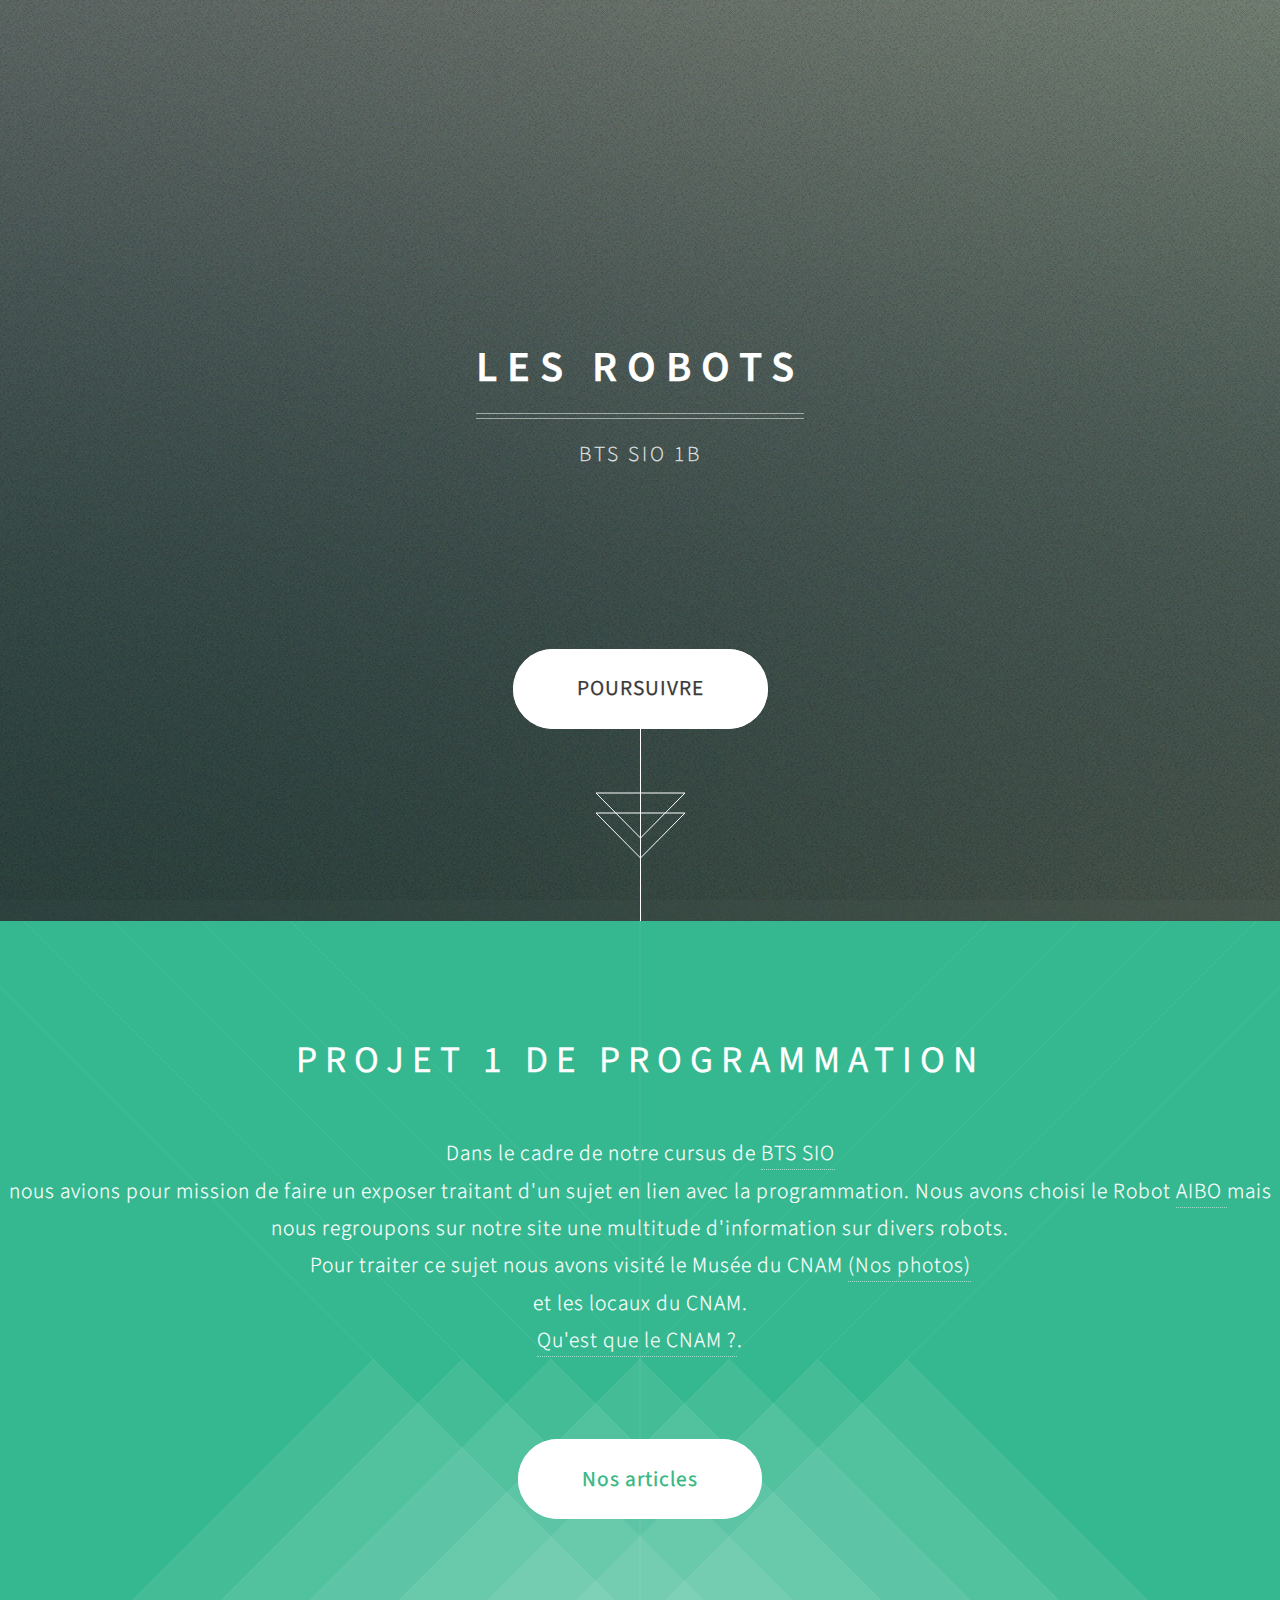
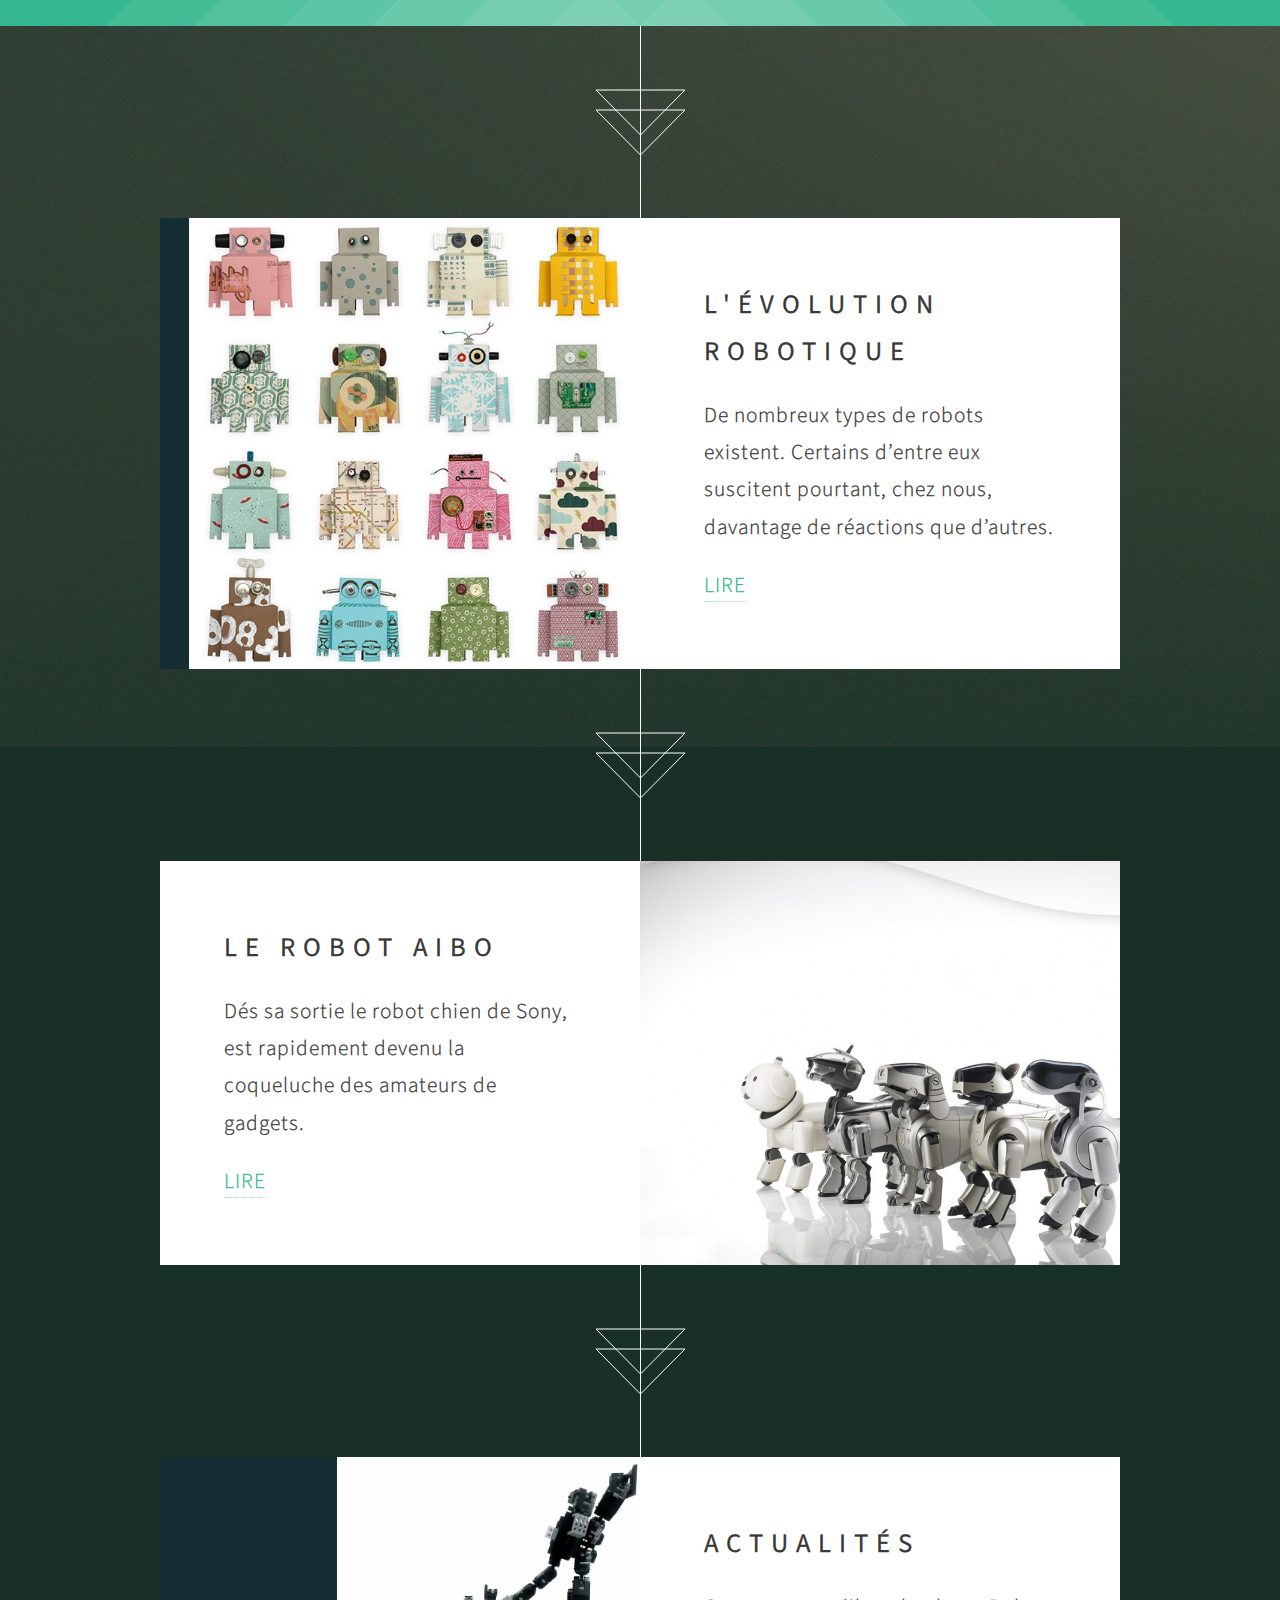
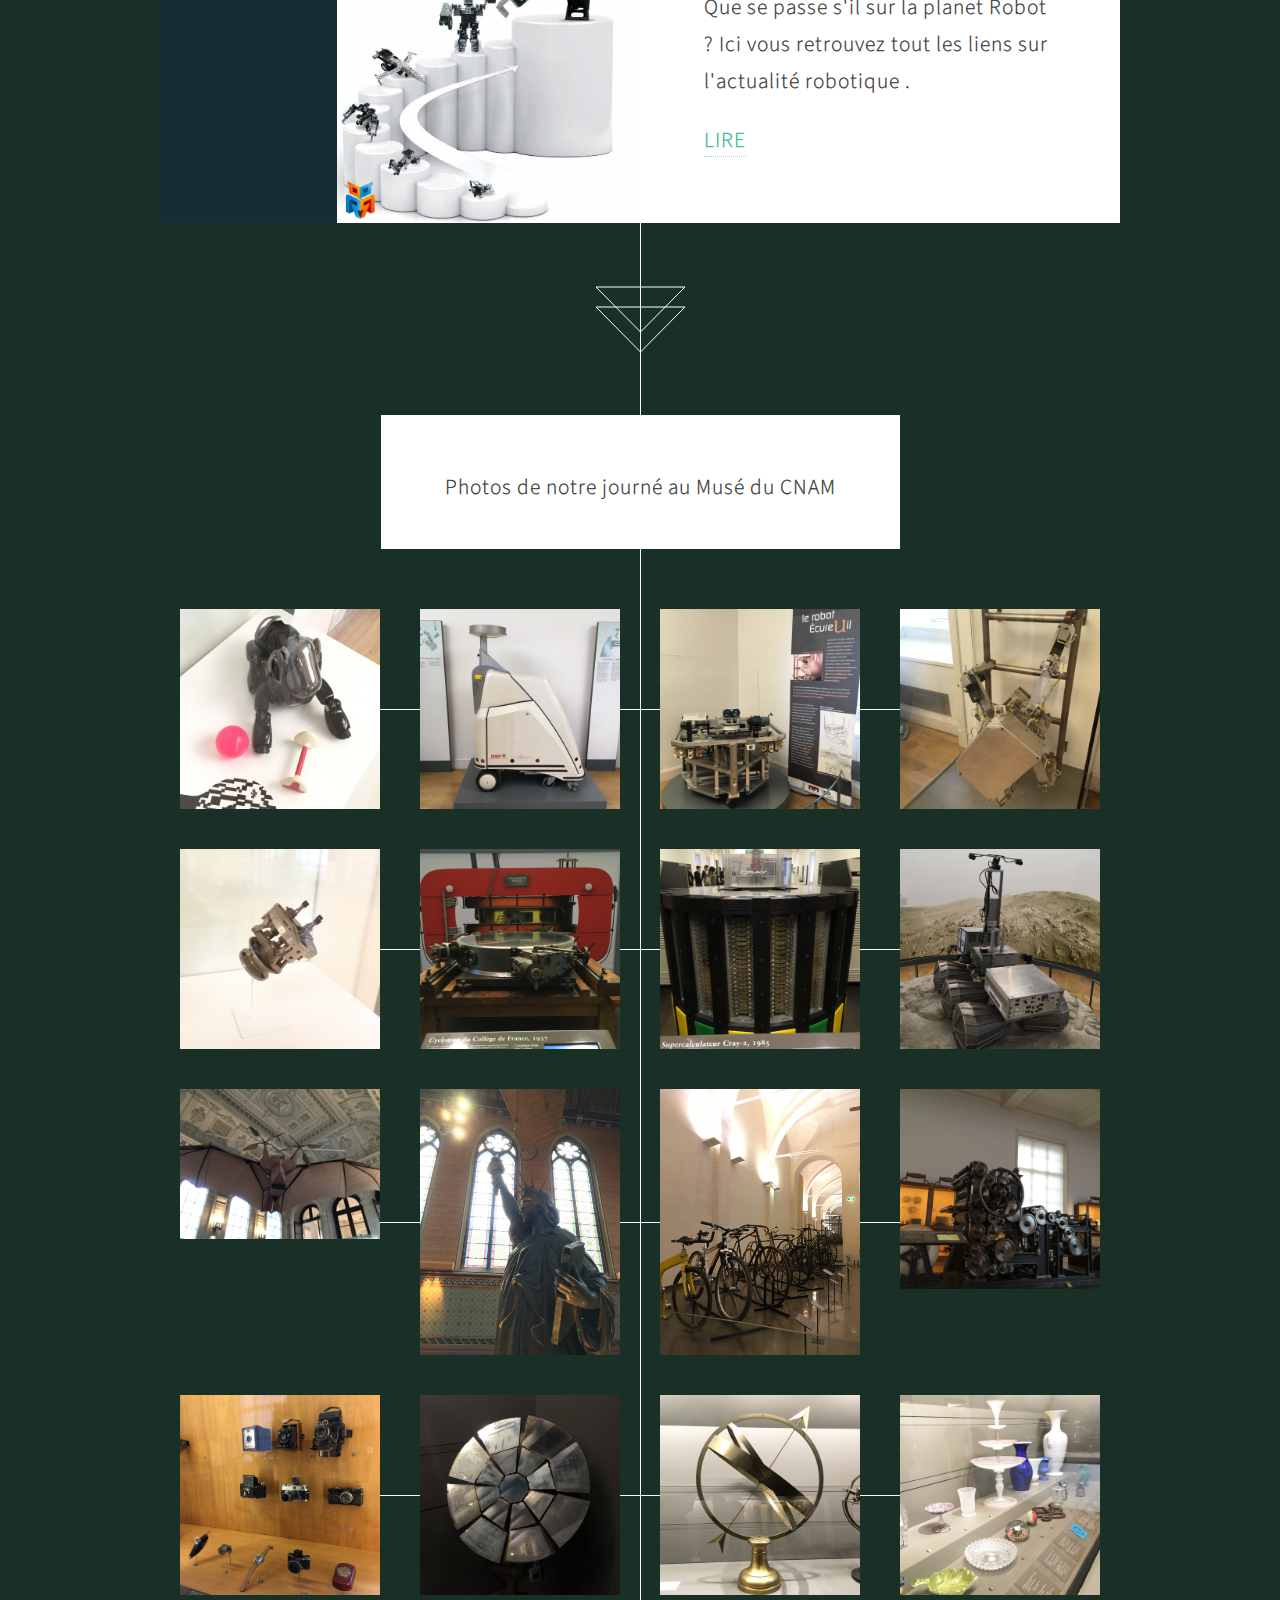
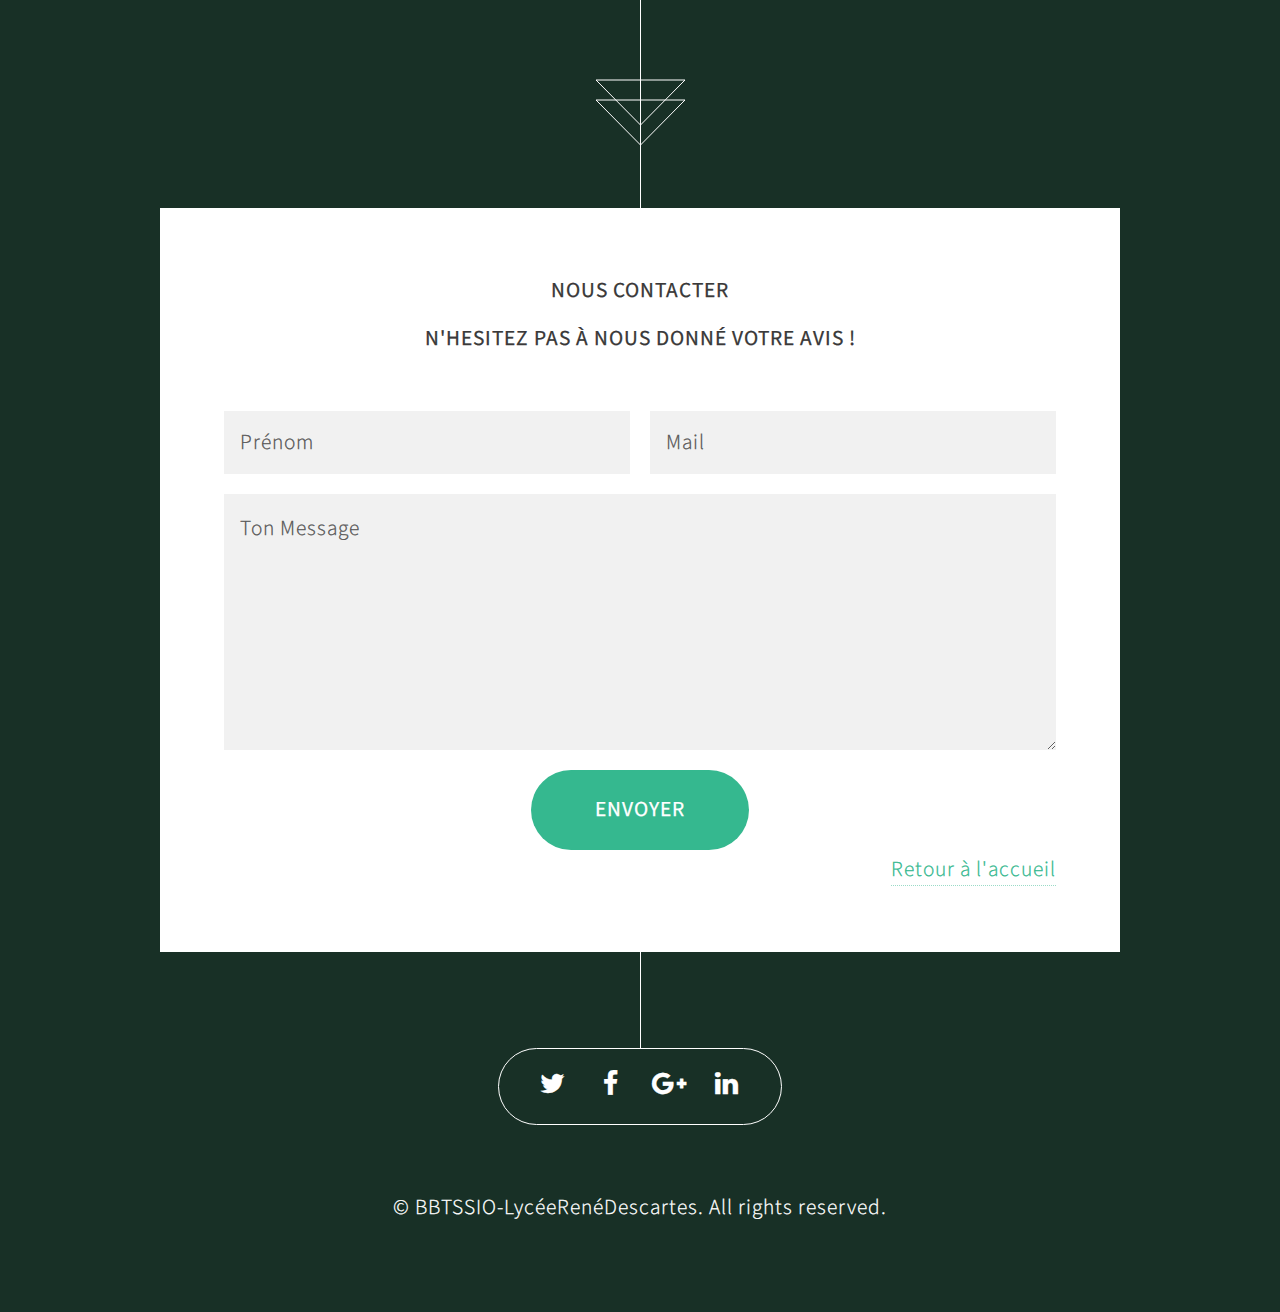
<file: HTML:CSS/SITE ROBOT/index.html>
<!DOCTYPE HTML>
<!--
	Overflow by HTML5 UP
	html5up.net | @ajlkn
	Free for personal and commercial use under the CCA 3.0 license (html5up.net/license)
-->
<html>
	<head>
		<title>PlanèteRobot</title>
		<meta charset="utf-8" />
		<meta name="viewport" content="width=device-width, initial-scale=1" />
		<!--[if lte IE 8]><script src="assets/js/ie/html5shiv.js"></script><![endif]-->
		<link rel="stylesheet" href="assets/css/main.css" />
		<!--[if lte IE 8]><link rel="stylesheet" href="assets/css/ie8.css" /><![endif]-->
	</head>
	<body>

		<!-- Header -->
			<section id="header">
				<header id=retouraccueil >
					<h1>LES ROBOTS </h1>
					<p>BTS SIO 1B </p>
				</header>
	
				<footer >
			
					<a href="#banner" class="button style2 scrolly-middle"> POURSUIVRE </a>
				</footer>
			</section>

		<!-- Banner -->
			<section id="banner" >
				<header>
					<h2>Projet 1 de Programmation <br> </h2>
				</header>
				<p> Dans le cadre de notre cursus de <a href="https://www.sup.adc.education.fr/btslst/referentiel/BTS_ServicesInformatiquesOrganisations.pdf" >	  BTS SIO </a> <br> nous avions pour mission de faire un exposer traitant d'un sujet en lien avec la programmation. Nous avons choisi le Robot <a href="#AIBO"> AIBO </a> mais nous regroupons sur notre site une multitude d'information sur divers robots.
				<BR> Pour traiter ce sujet nous avons visité le Musée du CNAM 
					
						<a href="#photos" > (Nos photos)</a> <BR>
					et les locaux du CNAM.<br> 
					<a href="http://www.cnam.fr" >Qu'est que le CNAM ?</a>.</p>
				<footer>
					
					<br/>
					<a href="#first" class="button style2 scrolly">Nos articles </a>
				</footer>
			</section>

		<!-- Feature 1 -->
			<article id="first" class="container box style1 right">
				<a href="#" class="image fit"> <img src="images/robot.jpg"  alt="robot" /></a>
				<div class="inner">
					<header>
						<h2>L'évolution Robotique </h2>
					</header>
					<p>De nombreux types de robots existent. Certains d’entre eux suscitent pourtant, chez nous, davantage de réactions que d’autres. </p>
					<a href= "PAGE1.html" class=Page> LIRE </a>
				</div>
			</article>

		<!-- Feature 2 -->
		<article class="container box style1 left">
				<a href="#" class="image fit"><img src="images/ALL.jpg" width="619" height="445" alt="aibo" /></a>
				<div class="inner">
					<header id=AIBO>
						<h2>Le Robot AIBO </h2>
					</header>
					
					<p> Dés sa sortie le robot chien de Sony, est rapidement devenu la coqueluche des amateurs de gadgets.</p>
					<a href= "PAGE2.html" class=Page> LIRE </a>
				</div>
			</article>
<!-- Feature 3-->
			<article id="first" class="container box style1 right">
				<a href="#" class="image fit"><img src="images/R5.jpg" alt="ROBOT" /></a>
				<div class="inner">
					<header>
						<h2> Actualités <br />
						</h2>
					</header>
					<p>Que se passe s'il sur la planet Robot ? Ici vous retrouvez tout les liens sur l'actualité robotique  .</p>
					<a href= "PAGE3.html" class=Page> LIRE </a>
				</div>
			</article>
		
		
		<!-- Portfolio -->
			<article class="container box style2">
				<header id=photos>
					
					<p>Photos de notre journé au Musé du CNAM </p>
				
				</header>
				
				
				<div id="photosducnam" class="inner gallery">
					<div class="row 0%">
						<div class="3u 12u(mobile)"><a href="images/cnam/AIBO.jpg" class="image fit"><img src="images/cnam/AIBO.jpg" alt="" title="AIBO EXPOSER" /></a></div>
						
						<div class="3u 12u(mobile)"><a href="images/cnam/AUTOVACC.jpg" class="image fit"><img src="images/cnam/AUTOVACC.jpg" alt="" title="AUTOVACC 1990" /></a></div>
							
						<div class="3u 12u(mobile)"><a href="images/cnam/ECUREUIL.jpg" class="image fit"><img src="images/cnam/ECUREUIL.jpg" alt="" title="ROBOT ECUREUIL 1990" /></a></div>
							
						<div class="3u 12u(mobile)"><a href="images/cnam/echelle.jpg" class="image fit"><img src="images/cnam/echelle1.jpg" alt="" title="ROBOT ECUREUIL 1990" /></a></div>
					</div>
					<div class="row 0%">
						<div class="3u 12u(mobile)"><a href="images/cnam/3doight.jpg" class="image fit"><img src="images/cnam/3doight.jpg" alt="" title="Préhenseur à 3 doigts" /></a></div>
						
						<div class="3u 12u(mobile)"><a href="images/cnam/CYCLOTRON.jpg" class="image fit"><img src="images/cnam/CYCLOTRON.jpg" alt="" title="CYLOTRON" /></a></div>
						
						<div class="3u 12u(mobile)"><a href="images/cnam/cray2.jpg" class="image fit"><img src="images/cnam/cray2.jpg" alt="" title="Cray-2" /></a></div>
						
						<div class="3u 12u(mobile)"><a href="images/cnam/LAMA.jpg" class="image fit"><img src="images/cnam/LAMA.jpg" alt="" title="ROBOT LAMA" /></a></div>
					</div>
				
			
					<div class="row 0%">
						<div class="3u 12u(mobile)"><a href="images/cnam/Avion.jpg" class="image fit"><img src="images/cnam/Avion.jpg" alt="" title="1er Avion" /></a></div>
				
						<div class="3u 12u(mobile)"><a href="images/cnam/Statut.jpg" class="image fit"><img src="images/cnam/Statut.jpg" alt="" title="Mignature de la Statut de la Liberté" /></a></div>
							
						<div class="3u 12u(mobile)"><a href="images/cnam/Velo.jpg" class="image fit"><img src="images/cnam/Velo.jpg" alt="" title="Vélo" /></a></div>
				
						<div class="3u 12u(mobile)"><a href="images/cnam/Engre2.jpg" class="image fit"><img src="images/cnam/Engre2.jpg" alt="" title="Engrenages" /></a></div>
					</div>
					
					<div class="row 0%">
							
						<div class="3u 12u(mobile)"><a href="images/cnam/PHOTO.jpg" class="image fit"><img src="images/cnam/PHOTO.jpg" alt="" title="Appareils photos" /></a></div>
						<div class="3u 12u(mobile)"><a href="images/cnam/Miroire.jpg" class="image fit"><img src="images/cnam/Miroire.jpg" alt="" title="Miroire" /></a></div>
						<div class="3u 12u(mobile)"><a href="images/cnam/Girouette.jpg" class="image fit"><img src="images/cnam/Girouette.jpg" alt="" title="" /></a></div>
						<div class="3u 12u(mobile)"><a href="images/cnam/VERRE.jpg" class="image fit"><img src="images/cnam/VERRE.jpg" alt="" title="" /></a></div>
					</div>
				
				</div>
	</article>
				
				
				
				</div>
			</article>

		


		

		<!-- Contact -->
	<article class="container box style3">
				<header>
					<h1>NOUS CONTACTER</hh1>
					<p>N'hesitez pas à nous donné votre avis !</p>
				</header>
			
				
				<form  
			method="post" action="/Pagedecommentaire.html">
					<div  id=contact class="row 50%">
						<div class="6u 12u$(mobile)"><input type="text" class="text" name="name" placeholder="Prénom" /></div>
						<div class="6u$ 12u$(mobile)"><input type="text" class="text" name="email" placeholder="Mail" /></div>
						<div class="12u$">
							<textarea name="message" placeholder="Ton Message "></textarea>
						</div>
						<div class="12u$">
							<ul class="actions">
								<li><input type="submit" value="ENVOYER" /></li>
							</ul>
						</div>
					</div>
				</form>
	<p style="text-align: right"><a href="#retouraccueil " >  Retour à l'accueil</a></p>
			</article>
										   
							


<!-- footer -->

	<section id="footer">
			<ul class="icons">
				<li><a href="#" class="icon fa-twitter"><span class="label">Twitter</span></a></li>
				<li><a href="#" class="icon fa-facebook"><span class="label">Facebook</span></a></li>
				<li><a href="#" class="icon fa-google-plus"><span class="label">Google+</span></a></li>
				
			<li><a href="#" class="icon fa-linkedin"><span class="label">LinkedIn</span></a></li>
			</ul>
			<div class="copyright">
				<ul class="menu">
				<li>&copy; BBTSSIO-LycéeRenéDescartes. All rights reserved.</li>
				</ul>
			</div>
		</section>

		<!-- Scripts -->
			<script src="assets/js/jquery.min.js"></script>
			<script src="assets/js/jquery.scrolly.min.js"></script>
			<script src="assets/js/jquery.poptrox.min.js"></script>
			<script src="assets/js/skel.min.js"></script>
			<script src="assets/js/util.js"></script>
			<!--[if lte IE 8]><script src="assets/js/ie/respond.min.js"></script><![endif]-->
			<script src="assets/js/main.js"></script>

	</body>
</html>
</file>
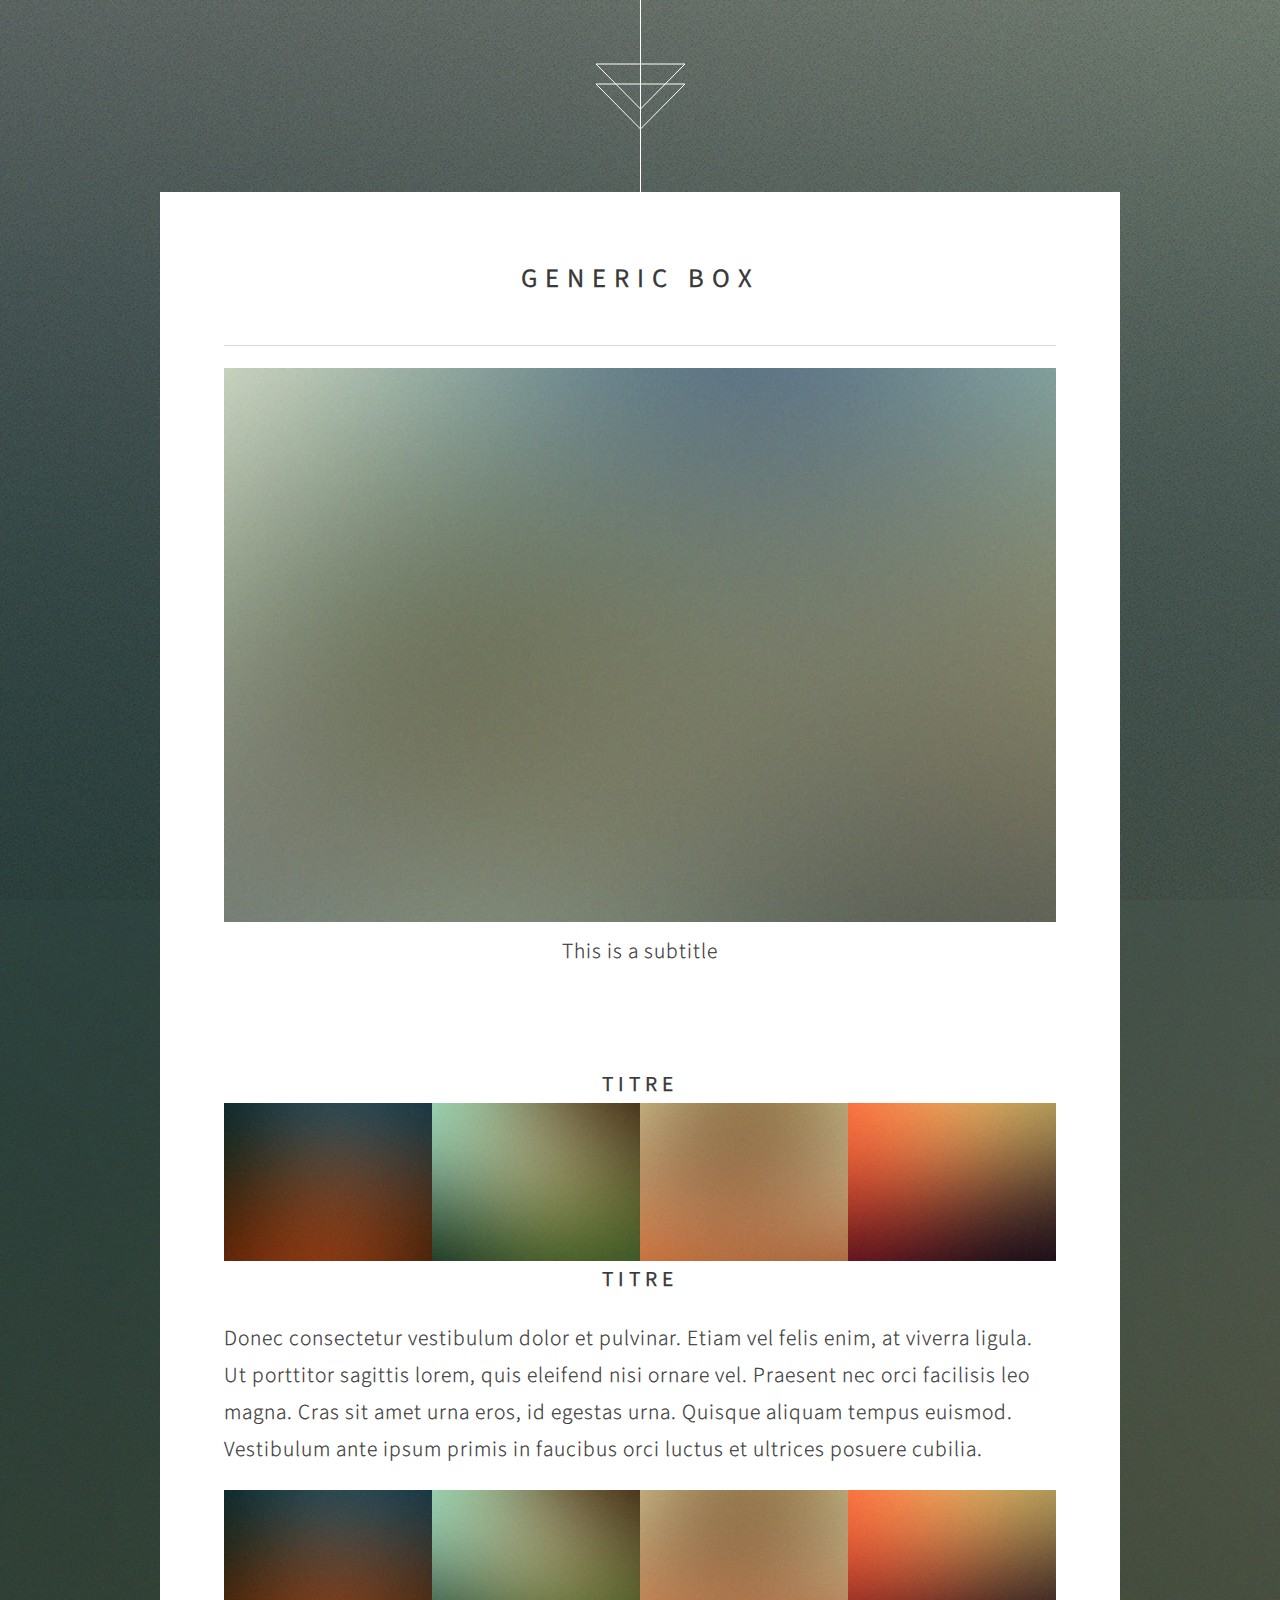
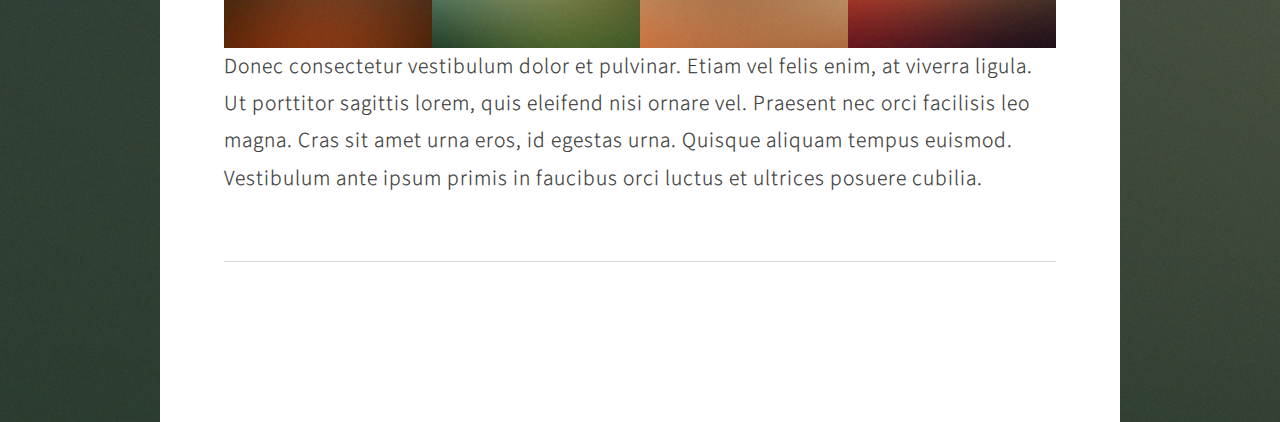
<file: HTML:CSS/SITE ROBOT/CNAM.html>
<!DOCTYPE HTML>
<!--
	Overflow by HTML5 UP
	html5up.net | @ajlkn
	Free for personal and commercial use under the CCA 3.0 license (html5up.net/license)
-->
<html>
	<head>
		<title>Overflow by HTML5 UP</title>
		<meta charset="utf-8" />
		<meta name="viewport" content="width=device-width, initial-scale=1" />
		<!--[if lte IE 8]><script src="assets/js/ie/html5shiv.js"></script><![endif]-->
		<link rel="stylesheet" href="assets/css/main.css" />
		<!--[if lte IE 8]><link rel="stylesheet" href="assets/css/ie8.css" /><![endif]-->
	</head>
	<body>

			<article class="container box style3">
	<header>
	  <h2>Generic Box</h2>
					<hr />
						
	</header>
			<article class="inner gallery">
					<section>
					<header>
						<a href="#" class="image fit"><img src="images/pic01.jpg" alt="" /></a>
						<p>This is a subtitle</p>

						
				</section>
						</article>		
				
				
	
				
				<section>
				
				<!-- sujet 1-->
					
						<header>
							<h3>TITRE </h3>
					
						<div class="inner gallery">
					<div class="row 0%">
						<div class="3u 12u(mobile)"><a href="images/fulls/01.jpg" class="image fit"><img src="images/thumbs/01.jpg" alt="" title="Ad infinitum" /></a></div>
						<div class="3u 12u(mobile)"><a href="images/fulls/02.jpg" class="image fit"><img src="images/thumbs/02.jpg" alt="" title="Dressed in Clarity" /></a></div>
						<div class="3u 12u(mobile)"><a href="images/fulls/03.jpg" class="image fit"><img src="images/thumbs/03.jpg" alt="" title="Raven" /></a></div>
						<div class="3u 12u(mobile)"><a href="images/fulls/04.jpg" class="image fit"><img src="images/thumbs/04.jpg" alt="" title="I'll have a cup of Disneyland, please" /></a></div>
	</div>
						<h3>TITRE </h3>
				</header>
					<p>Donec consectetur vestibulum dolor et pulvinar. Etiam vel felis enim, at viverra
					ligula. Ut porttitor sagittis lorem, quis eleifend nisi ornare vel. Praesent nec orci
					facilisis leo magna. Cras sit amet urna eros, id egestas urna. Quisque aliquam
					tempus euismod. Vestibulum ante ipsum primis in faucibus orci luctus et ultrices
					posuere cubilia.</p>
						
			
				<div class="inner gallery">
					<div class="row 0%">
						<div class="3u 12u(mobile)"><a href="images/fulls/01.jpg" class="image fit"><img src="images/thumbs/01.jpg" alt="" title="Ad infinitum" /></a></div>
						<div class="3u 12u(mobile)"><a href="images/fulls/02.jpg" class="image fit"><img src="images/thumbs/02.jpg" alt="" title="Dressed in Clarity" /></a></div>
						<div class="3u 12u(mobile)"><a href="images/fulls/03.jpg" class="image fit"><img src="images/thumbs/03.jpg" alt="" title="Raven" /></a></div>
						<div class="3u 12u(mobile)"><a href="images/fulls/04.jpg" class="image fit"><img src="images/thumbs/04.jpg" alt="" title="I'll have a cup of Disneyland, please" /></a></div>
	</div>
					
						
					<p>Donec consectetur vestibulum dolor et pulvinar. Etiam vel felis enim, at viverra
					ligula. Ut porttitor sagittis lorem, quis eleifend nisi ornare vel. Praesent nec orci
					facilisis leo magna. Cras sit amet urna eros, id egestas urna. Quisque aliquam
					tempus euismod. Vestibulum ante ipsum primis in faucibus orci luctus et ultrices
					posuere cubilia.</p>
				</section>
				
				<hr />
					
					
				<!-- image en plus 
					<article class="inner gallery">
					<section>
					<header>
						<h3>Paragraph</h3>
						<a href="#" class="image fit"><img src="images/pic01.jpg" alt="" /></a>
						<p>This is a subtitle</p>

						
				</section>
						</article>	-->	
							
<section id="footer">
		
  <div class="copyright"> </div>
		</section>
		
			
	

	<!-- Scripts -->
			<script src="assets/js/jquery.min.js"></script>
			<script src="assets/js/jquery.scrolly.min.js"></script>
			<script src="assets/js/jquery.poptrox.min.js"></script>
			<script src="assets/js/skel.min.js"></script>
			<script src="assets/js/util.js"></script>
			<!--[if lte IE 8]><script src="assets/js/ie/respond.min.js"></script><![endif]-->
			<script src="assets/js/main.js"></script>

	</body>
</html>		
						
					
				<!-- tableau 
					<header>
						<h3>Table</h3>
					</header>
					<div class="table-wrapper">
						<table class="default">
							<thead>
								<tr>
									<th>ID</th>
									<th>Name</th>
									<th>Description</th>
									<th>Price</th>
								</tr>
							</thead>
							<tbody>
								<tr>
									<td>45815</td>
									<td>Something</td>
									<td>Ut porttitor sagittis lorem quis nisi ornare.</td>
									<td>29.99</td>
								</tr>
								<tr>
									<td>24524</td>
									<td>Nothing</td>
									<td>Ut porttitor sagittis lorem quis nisi ornare.</td>
									<td>19.99</td>
								</tr>
								<tr>
									<td>45815</td>
									<td>Something</td>
									<td>Ut porttitor sagittis lorem quis nisi ornare.</td>
									<td>29.99</td>
								</tr>
								<tr>
									<td>24524</td>
									<td>Nothing</td>
									<td>Ut porttitor sagittis lorem quis nisi ornare.</td>
									<td>19.99</td>
								</tr>
							</tbody>
							<tfoot>
								<tr>
									<td colspan="3"></td>
									<td>100.00</td>
								</tr>
							</tfoot>
						</table>
					</div>
				</section>
				
			</article>


 -->

<!-- Portfolio
			<article class="container box style3">
				<header>
					<h2>Magnis parturient</h2>
					<p>Justo phasellus et aenean dignissim<br />
					placerat cubilia purus lectus.</p>
				</header>
				<div class="inner gallery">
					
					<div class="row 0%">
						<div class="3u 12u(mobile)"><a href="images/fulls/05.jpg" class="image fit"><img src="images/thumbs/05.jpg" alt="" title="Cherish" /></a></div>
						<div class="3u 12u(mobile)"><a href="images/fulls/06.jpg" class="image fit"><img src="images/thumbs/06.jpg" alt="" title="Different." /></a></div>
						<div class="3u 12u(mobile)"><a href="images/fulls/07.jpg" class="image fit"><img src="images/thumbs/07.jpg" alt="" title="History was made here" /></a></div>
						<div class="3u 12u(mobile)"><a href="images/fulls/08.jpg" class="image fit"><img src="images/thumbs/08.jpg" alt="" title="People come and go and walk away" /></a></div>
					</div>
				</div>
			</article>
-->
</file>
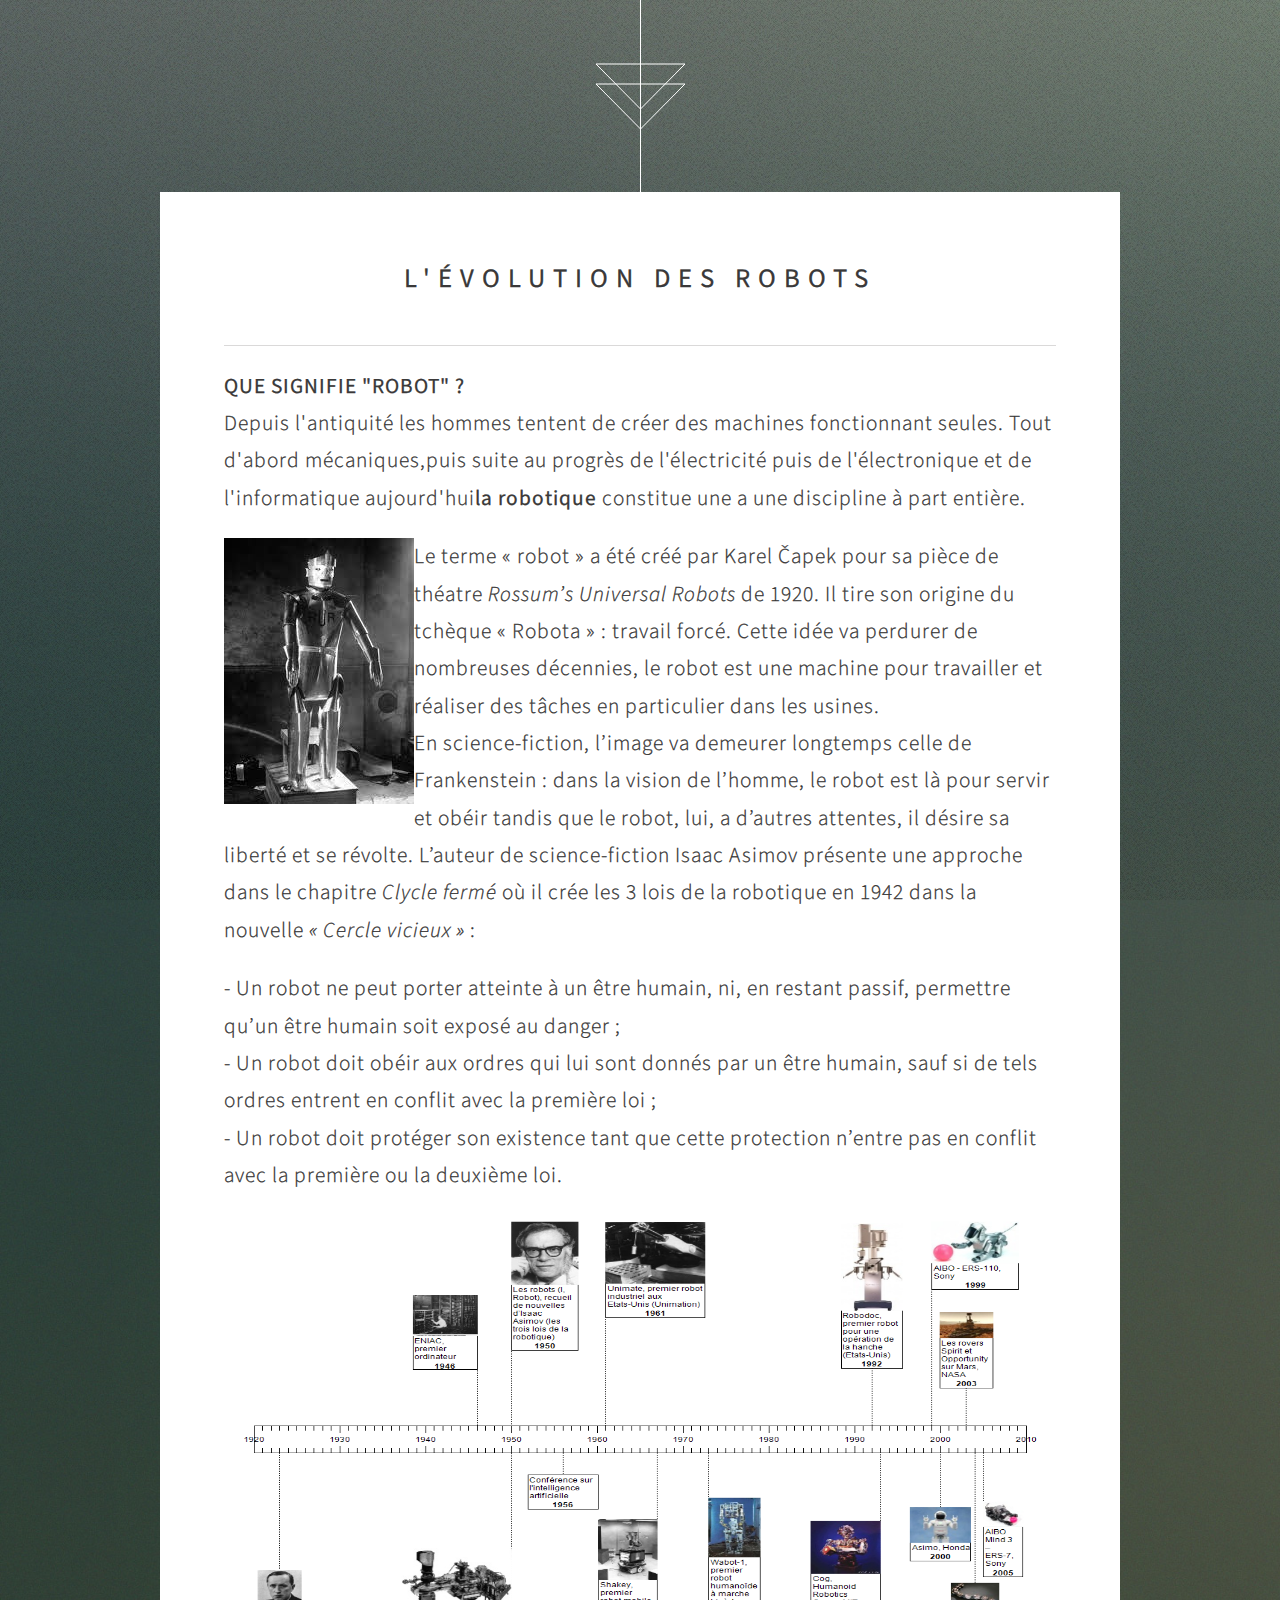
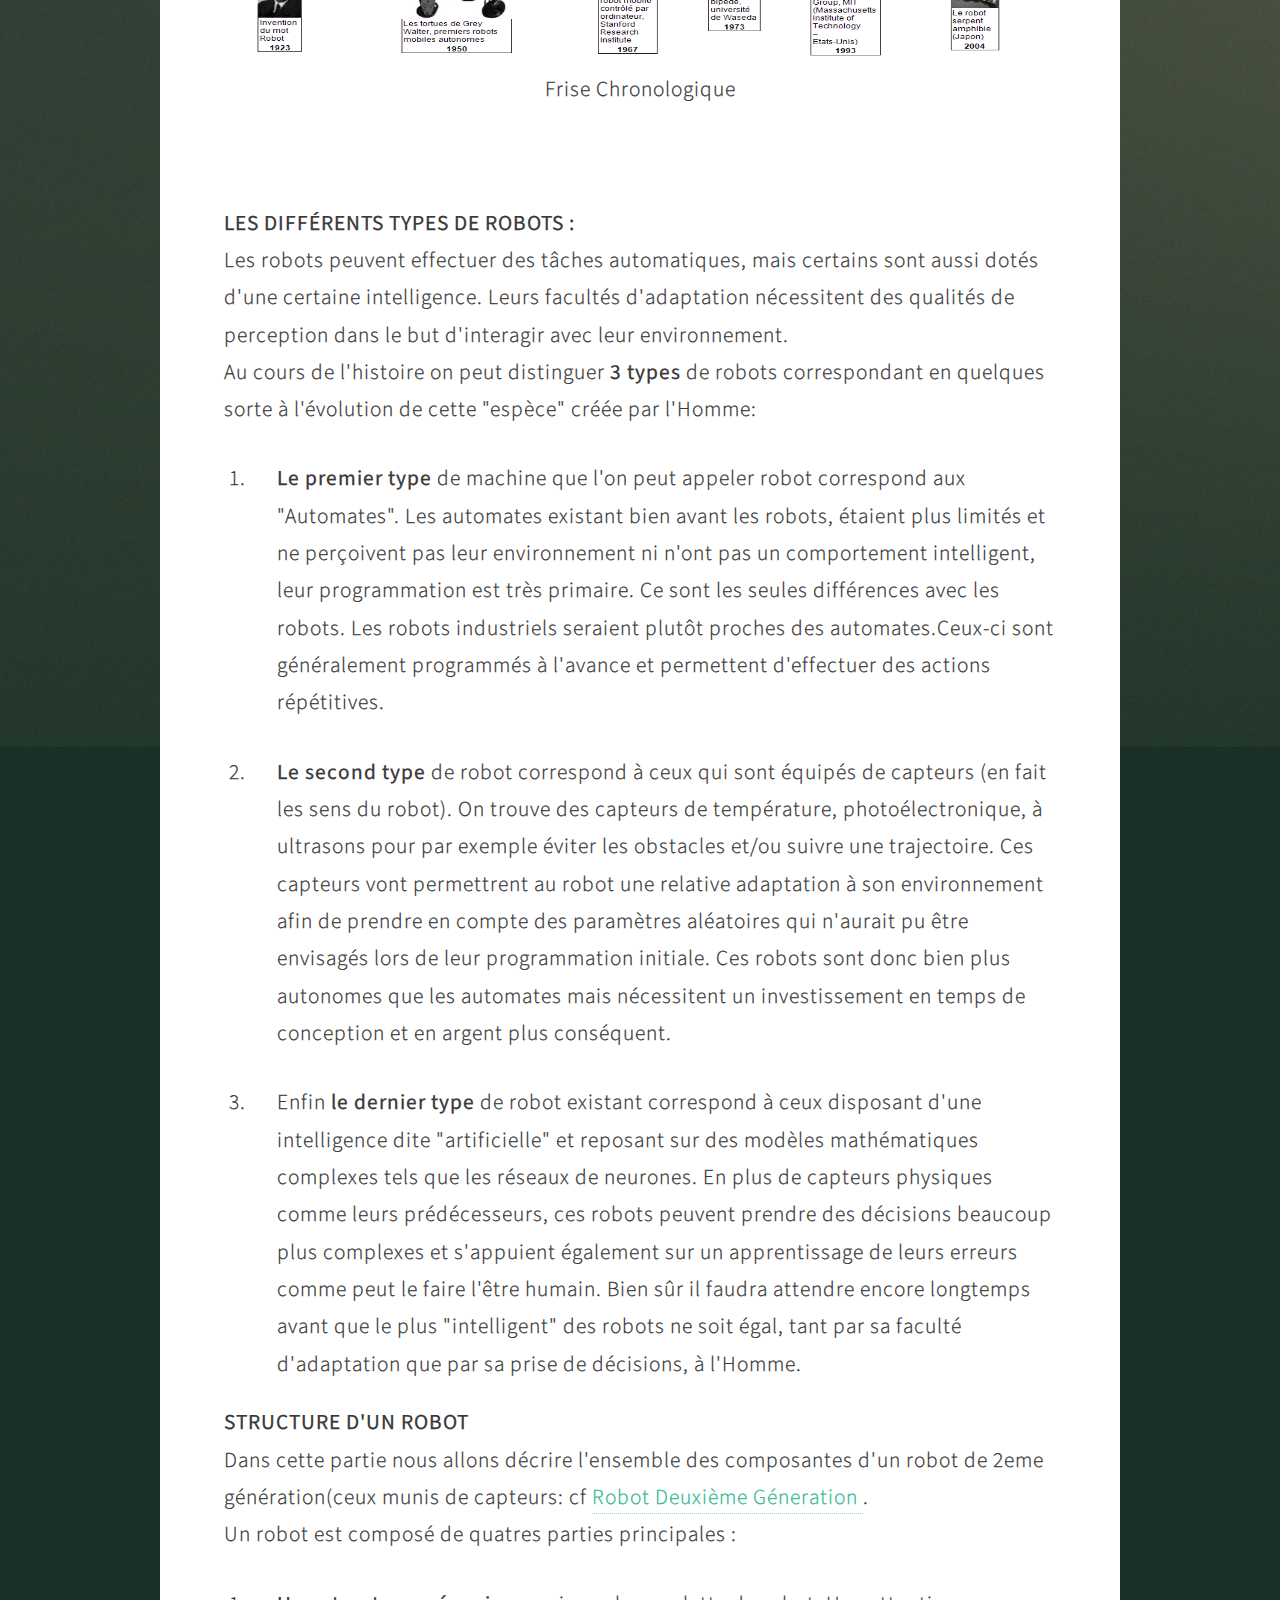
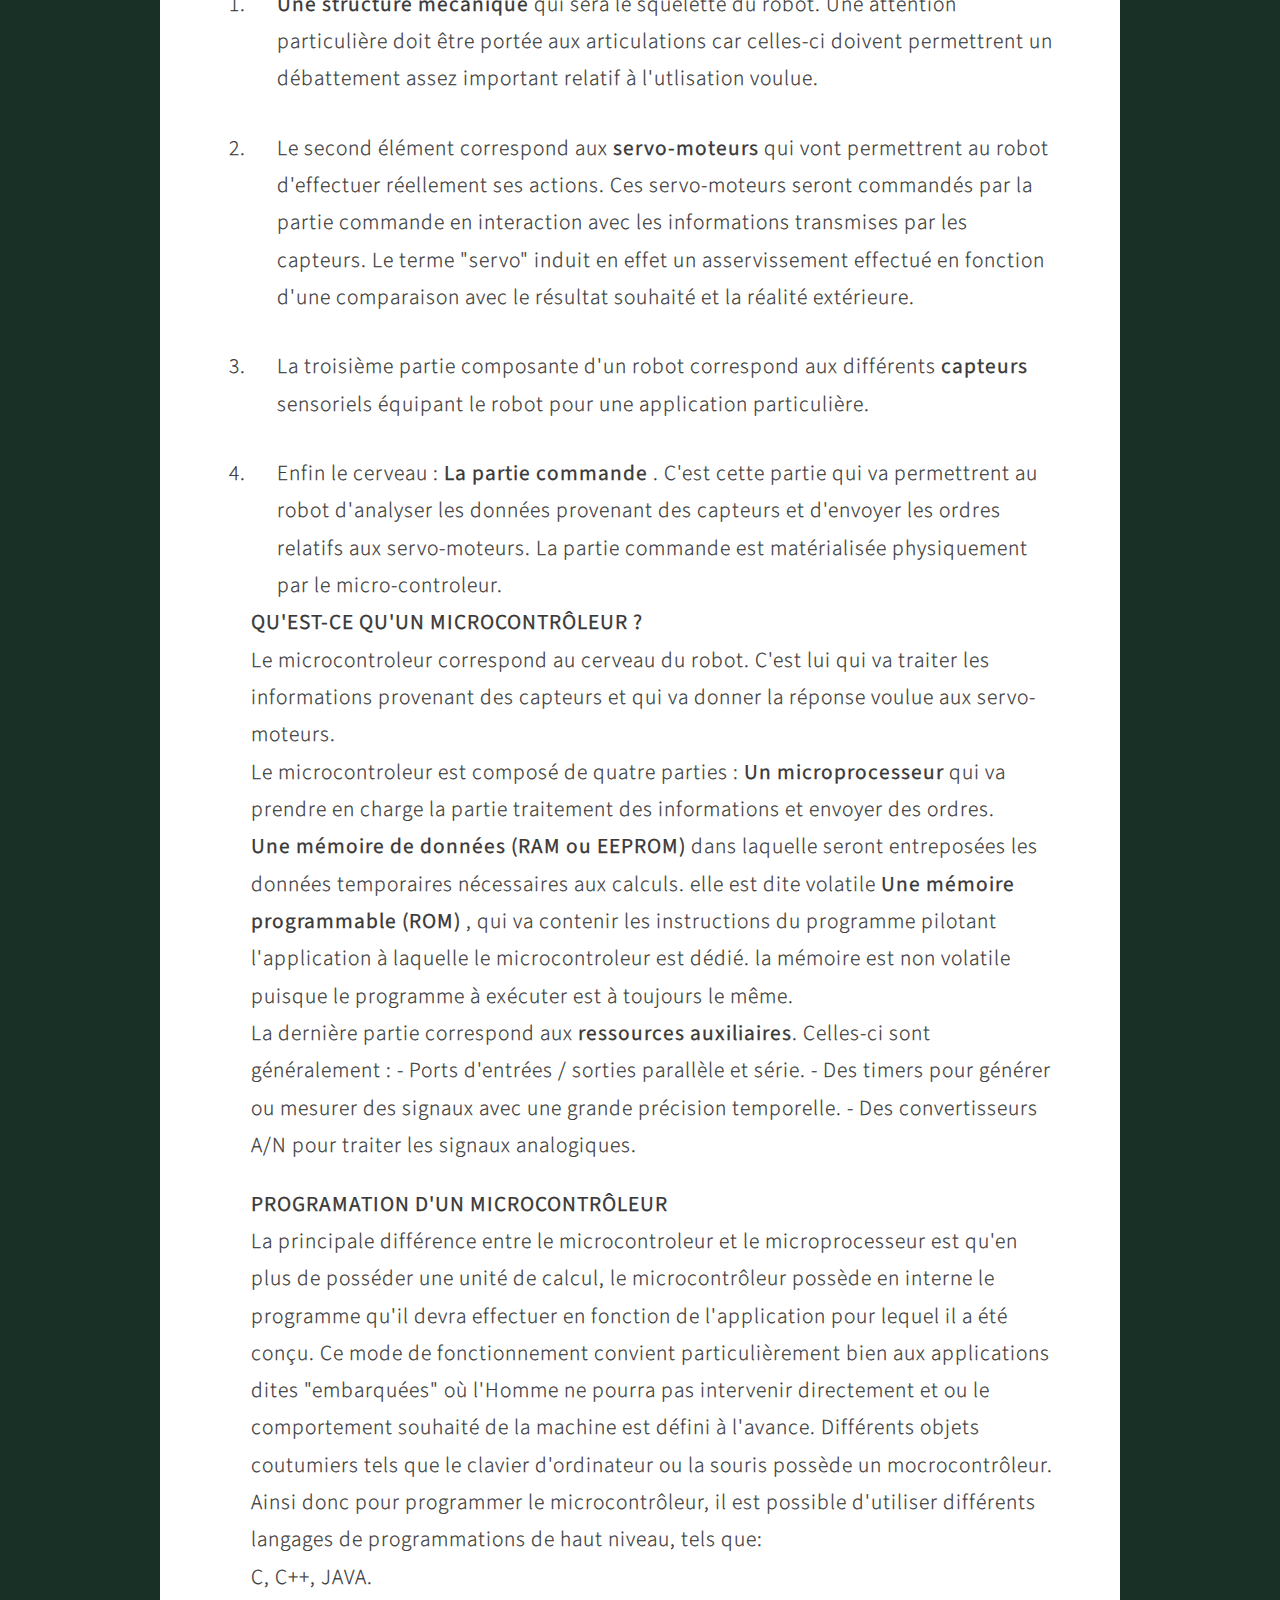
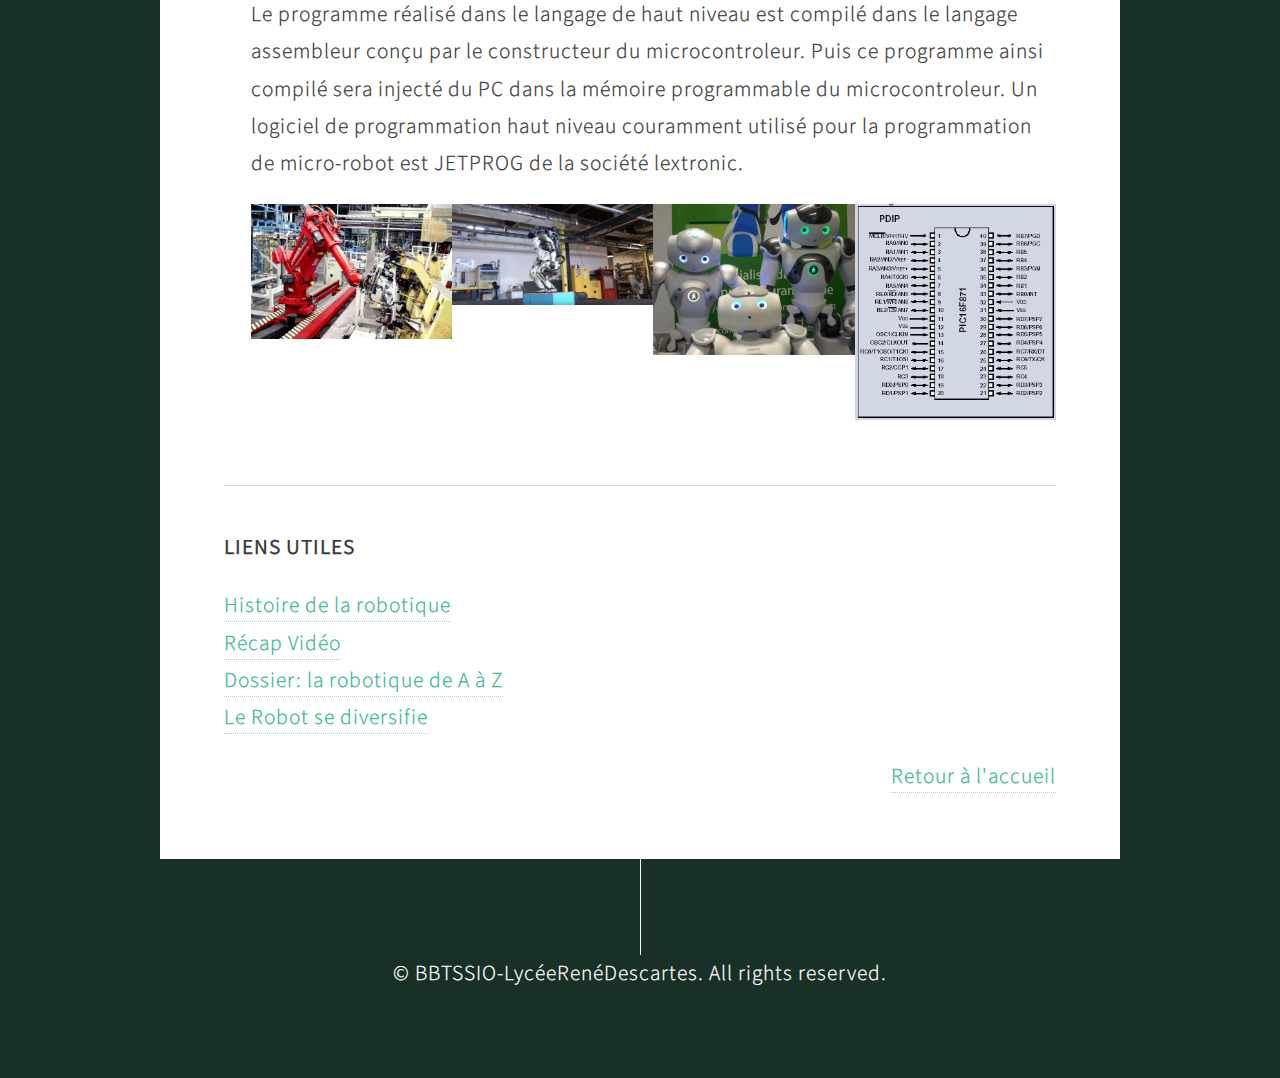
<file: HTML:CSS/SITE ROBOT/PAGE1.html>
<!DOCTYPE HTML>

<html>
	<head>
		<title>PlaneteROBOT</title>
		<meta charset="utf-8" />
		<meta name="viewport" content="width=device-width, initial-scale=1" />
		<!--[if lte IE 8]><script src="assets/js/ie/html5shiv.js"></script><![endif]-->
		<link rel="stylesheet" href="assets/css/main.css" />
		<!--[if lte IE 8]><link rel="stylesheet" href="assets/css/ie8.css" /><![endif]-->
	</head>
	<body>

			<article class="container box style3">
	<header>
	  <h2>L'évolution des ROBOTS</h2>
					<hr />
						
	</header>
		
				
	
				
				<section>
				
				
				</header>
				<h1> Que signifie "Robot" ? </h1>
				
	<p> Depuis l'antiquité les hommes tentent de créer des machines fonctionnant seules. Tout d'abord mécaniques,puis suite au progrès de l'électricité puis de l'électronique et de l'informatique aujourd'hui<b>la robotique </b> constitue une a une discipline à part entière.</p>			
				
<p>
 <img style="float: left"  src="images/kc.jpg " alt="KC" title="robot imaginé par Karel Capek, en 1920 pour sa pièce R.U.R " /></a>
						
						Le terme « robot » a été créé par Karel Čapek pour sa pièce de théatre <i>Rossum’s Universal Robots </i>  de 1920. Il tire son origine du tchèque « Robota » : travail forcé. Cette idée va perdurer de nombreuses décennies, le robot est une machine pour travailler et réaliser des tâches en particulier dans les usines.<br>
							
							En science-fiction, l’image va demeurer longtemps celle de Frankenstein : dans la vision de l’homme, le robot est là pour servir et obéir tandis que le robot, lui, a d’autres attentes, il désire sa liberté et se révolte. 
						L’auteur de science-fiction Isaac Asimov présente une  approche  dans le chapitre <i> Clycle fermé </i> où il crée les 3 lois de la robotique en 1942 dans la nouvelle <i>« Cercle vicieux »  </i>: 
	<ol> 
	<li>- Un robot ne peut porter atteinte à un être humain, ni, en restant passif, permettre qu’un être humain soit exposé au danger ;</li>
	<li>- Un robot doit obéir aux ordres qui lui sont donnés par un être humain, sauf si de tels ordres entrent en conflit avec la première loi ;</li>
	<li>- Un robot doit protéger son existence tant que cette protection n’entre pas en conflit avec la première ou la deuxième loi.</li>
							
	</ol>					
</p>
	
		<article class="inner gallery">
					<section>
					<header>
						<a href="#" class="image fit"><img src="images/frise.jpg" width="619" height="445
						" alt=""/></a> <p style="text-align: center">Frise Chronologique </p>
						

						
				</section>
						</article>	
			
			
		<h1> Les différents types de robots :</h1>	
		<p> Les robots peuvent effectuer des tâches automatiques, mais certains sont aussi dotés d'une certaine intelligence. Leurs facultés d'adaptation nécessitent des qualités de perception dans le but d'interagir avec leur environnement. <br>
		Au cours de l'histoire on peut distinguer <b> 3 types</b> de robots correspondant en quelques sorte à l'évolution de cette "espèce" créée par l'Homme: <br> 
<ol class="default" >
	<li>
<b>Le premier type </b>  de machine que l'on peut appeler robot correspond aux "Automates". Les automates existant bien avant les robots, étaient plus limités et ne perçoivent pas leur environnement ni n'ont pas un comportement intelligent, leur programmation est très primaire. Ce sont les seules différences avec les robots. Les robots industriels seraient plutôt proches des automates.Ceux-ci sont généralement programmés à l'avance et permettent d'effectuer des actions répétitives.<br> 
</li>
	<li><p id="2eme"> 
<b> Le second type</b> de robot correspond à ceux qui sont équipés de capteurs (en fait les sens du robot). On trouve des capteurs de température, photoélectronique, à ultrasons pour par exemple éviter les obstacles et/ou suivre une trajectoire. Ces capteurs vont permettrent au robot une relative adaptation à son environnement afin de prendre en compte des paramètres aléatoires qui n'aurait pu être envisagés lors de leur programmation initiale. Ces robots sont donc bien plus autonomes que les automates mais nécessitent un investissement en temps de conception et en argent plus conséquent. </p>
</li><li>
Enfin <b> le dernier type</b> de robot existant correspond à ceux disposant d'une intelligence dite "artificielle" et reposant sur des modèles mathématiques complexes tels que les réseaux de neurones. En plus de capteurs physiques comme leurs prédécesseurs, ces robots peuvent prendre des décisions beaucoup plus complexes et s'appuient également sur un apprentissage de leurs erreurs comme peut le faire l'être humain. Bien sûr il faudra attendre encore longtemps avant que le plus "intelligent" des robots ne soit égal, tant par sa faculté d'adaptation que par sa prise de décisions, à l'Homme.</p>	
</li>
			</ol>			
			
			<h1>Structure d'un Robot </h1>
			<p>	
Dans cette partie nous allons décrire l'ensemble des composantes d'un robot de 2eme génération(ceux munis de capteurs: cf <a href="#2eme">  Robot Deuxième Géneration </a>.<br> 

Un robot est composé de quatres parties principales :
			<ol class="default">
			
			<li> <b>Une structure mécanique  </b>qui sera le squelette du robot. Une attention particulière doit être portée aux articulations car celles-ci doivent permettrent un débattement assez important relatif à l'utlisation voulue.

</li>
				<li> Le second élément correspond aux <b>servo-moteurs  </b>qui vont permettrent au robot d'effectuer réellement ses actions. Ces servo-moteurs seront commandés par la partie commande en interaction avec les informations transmises par les capteurs. Le terme "servo" induit en effet un asservissement effectué en fonction d'une comparaison avec le résultat souhaité et la réalité extérieure. 
</li>
			<li>La troisième partie composante d'un robot correspond aux différents <b> capteurs </b>sensoriels équipant le robot pour une application particulière.

</li>
				<li>Enfin le cerveau : <b>La partie commande </b>. C'est cette partie qui va permettrent au robot d'analyser les données provenant des capteurs et d'envoyer les ordres relatifs aux servo-moteurs. La partie commande est matérialisée physiquement par le micro-controleur.</li>
			
			
<h1> Qu'est-ce qu'un microcontrôleur ? </h1>
<p> Le microcontroleur correspond au cerveau du robot. C'est lui qui va traiter les informations provenant des capteurs et qui va donner la réponse voulue aux servo-moteurs.<br> 

Le microcontroleur est composé de quatre parties :

<b> Un microprocesseur</b> qui va prendre en charge la partie traitement des informations et envoyer des ordres. <br>
<b>Une mémoire de données (RAM ou EEPROM) </b>
 dans laquelle seront entreposées les données temporaires nécessaires aux calculs. elle est dite volatile

<b>Une mémoire programmable (ROM) </b>, qui va contenir les instructions du programme pilotant l'application à laquelle le microcontroleur est dédié. la mémoire est non volatile puisque le programme à exécuter est à toujours le même. <br> 

La dernière partie correspond aux <b> ressources auxiliaires</b>. Celles-ci sont généralement :
- Ports d'entrées / sorties parallèle et série.
- Des timers pour générer ou mesurer des signaux avec une grande précision temporelle.
- Des convertisseurs A/N pour traiter les signaux analogiques.<br>

</p>	
<h1> Programation d'un Microcontrôleur</h1>			
<p> 	
La principale différence entre le microcontroleur et le microprocesseur est qu'en plus de posséder une unité de calcul, le microcontrôleur possède en interne le programme qu'il devra effectuer en fonction de l'application pour lequel il a été conçu. Ce mode de fonctionnement convient particulièrement bien aux applications dites "embarquées" où l'Homme ne pourra pas intervenir directement et ou le comportement souhaité de la machine est défini à l'avance. Différents objets coutumiers tels que le clavier d'ordinateur ou la souris possède un mocrocontrôleur.<br>

Ainsi donc pour programmer le microcontrôleur, il est possible d'utiliser différents langages de programmations de haut niveau, tels que:
<br>

C,
C++,
JAVA.
	<br>
Le programme réalisé dans le langage de haut niveau est compilé dans le langage assembleur conçu par le constructeur du microcontroleur. Puis ce programme ainsi compilé sera injecté du PC dans la mémoire programmable du microcontroleur.

Un logiciel de programmation haut niveau couramment utilisé pour la programmation de micro-robot est JETPROG de la société lextronic.</p>
			
			</ul>
			
			
			
			
			</p>
<article class="photos2" class="container box style2"> 
			<div class="inner gallery">
					<div class="row 0%">
						<div class="3u 12u(mobile)"><a href="images/Automate.jpg" class="image fit"><img src="images/Automate.jpg" alt="" title="Automate" /></a></div>
						<div class="3u 12u(mobile)"><a href="images/2eme.jgg" class="image fit"><img src="images/2eme.jpg" alt="" title="Deuxième Gérération" /></a></div>
						<div class="3u 12u(mobile)"><a href="images/3eme.jpg" class="image fit"><img src="images/3eme.jpg" alt="" title="Raven" /></a></div>
						<div class="3u 12u(mobile)"> <a href="images/M1.jpg" class="image fit"> <img src="images/M1.jpg" alt="" title="Microcontrôleur" /> </a>
						</div>
					</div>
			
			
			</article>
		 	

					
					
<p>
<ul>
	
	
	
	
	
	
	
	</ul>
</p>
				</section>
							
	<section>
	<hr />
							
	<div> <h1> Liens Utiles </h1>
								<p><ul>
						<li><a href="https://home.mis.u-picardie.fr/~furst/docs/Histoire_robotique.pdf " > Histoire de la robotique </a></li>
		
		<li>
		 <a href="http://www.dailymotion.com/cdn/manifest/video/x2u6uxc.m3u8?auth=1513470982-2688-zza40nee-299f37bdb9d03068f23ce3637a222d3b"> Récap Vidéo  </a>
		
		</li>
		
		<li> <a href="http://www.futura-sciences.com/tech/actualites/robotique-dossier-robotique-a-z-28784/" > Dossier: la robotique de A à Z </a></li>
								
			<li> <a href="https://vieartificielle.com/vivatech-2017-robot-se-diversifie"> Le Robot se diversifie </a></li>					
				</ul> </p>
							</div>
<p style="text-align: right"><a href=index.html >  Retour à l'accueil</a></p>
	
</article>	

									
		<section id="footer">
			
			<div class="copyright">
				<ul class="menu">
					<li>&copy; BBTSSIO-LycéeRenéDescartes. All rights reserved.</li>
				</ul>
			</div>
		</section>						
	

									
		
			
	

	<!-- Scripts -->
			<script src="assets/js/jquery.min.js"></script>
			<script src="assets/js/jquery.scrolly.min.js"></script>
			<script src="assets/js/jquery.poptrox.min.js"></script>
			<script src="assets/js/skel.min.js"></script>
			<script src="assets/js/util.js"></script>
			<!--[if lte IE 8]><script src="assets/js/ie/respond.min.js"></script><![endif]-->
			<script src="assets/js/main.js"></script>

	</body>
</html>		
						
					
				<!-- tableau 
					<header>
						<h3>Table</h3>
					</header>
					<div class="table-wrapper">
						<table class="default">
							<thead>
								<tr>
									<th>ID</th>
									<th>Name</th>
									<th>Description</th>
									<th>Price</th>
								</tr>
							</thead>
							<tbody>
								<tr>
									<td>45815</td>
									<td>Something</td>
									<td>Ut porttitor sagittis lorem quis nisi ornare.</td>
									<td>29.99</td>
								</tr>
								<tr>
									<td>24524</td>
									<td>Nothing</td>
									<td>Ut porttitor sagittis lorem quis nisi ornare.</td>
									<td>19.99</td>
								</tr>
								<tr>
									<td>45815</td>
									<td>Something</td>
									<td>Ut porttitor sagittis lorem quis nisi ornare.</td>
									<td>29.99</td>
								</tr>
								<tr>
									<td>24524</td>
									<td>Nothing</td>
									<td>Ut porttitor sagittis lorem quis nisi ornare.</td>
									<td>19.99</td>
								</tr>
							</tbody>
							<tfoot>
								<tr>
									<td colspan="3"></td>
									<td>100.00</td>
								</tr>
							</tfoot>
						</table>
					</div>
				</section>
				
			</article>


 -->

<!-- Portfolio
			<article class="container box style3">
				<header>
					<h2>Magnis parturient</h2>
					<p>Justo phasellus et aenean dignissim<br />
					placerat cubilia purus lectus.</p>
				</header>
				<div class="inner gallery">
					
					<div class="row 0%">
						<div class="3u 12u(mobile)"><a href="images/fulls/05.jpg" class="image fit"><img src="images/thumbs/05.jpg" alt="" title="Cherish" /></a></div>
						<div class="3u 12u(mobile)"><a href="images/fulls/06.jpg" class="image fit"><img src="images/thumbs/06.jpg" alt="" title="Different." /></a></div>
						<div class="3u 12u(mobile)"><a href="images/fulls/07.jpg" class="image fit"><img src="images/thumbs/07.jpg" alt="" title="History was made here" /></a></div>
						<div class="3u 12u(mobile)"><a href="images/fulls/08.jpg" class="image fit"><img src="images/thumbs/08.jpg" alt="" title="People come and go and walk away" /></a></div>
					</div>
				</div>
			</article>
-->
</file>
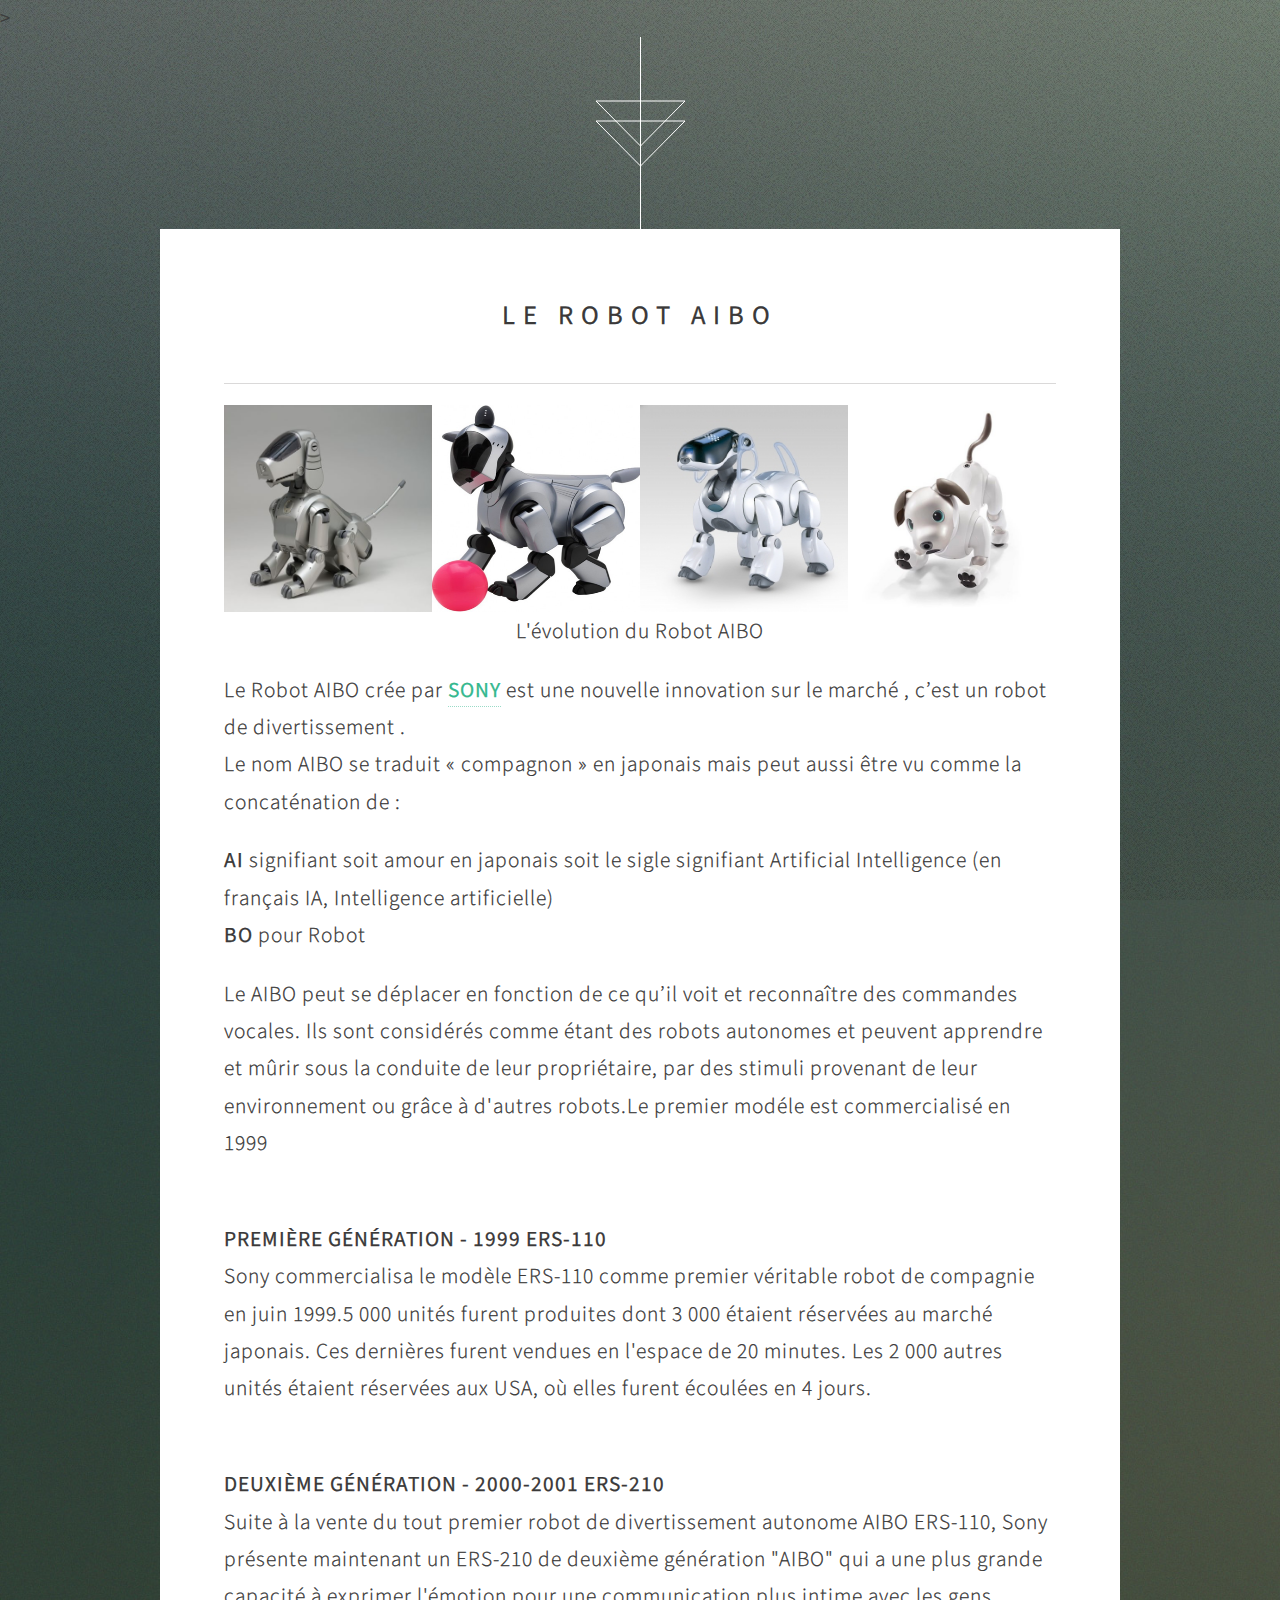
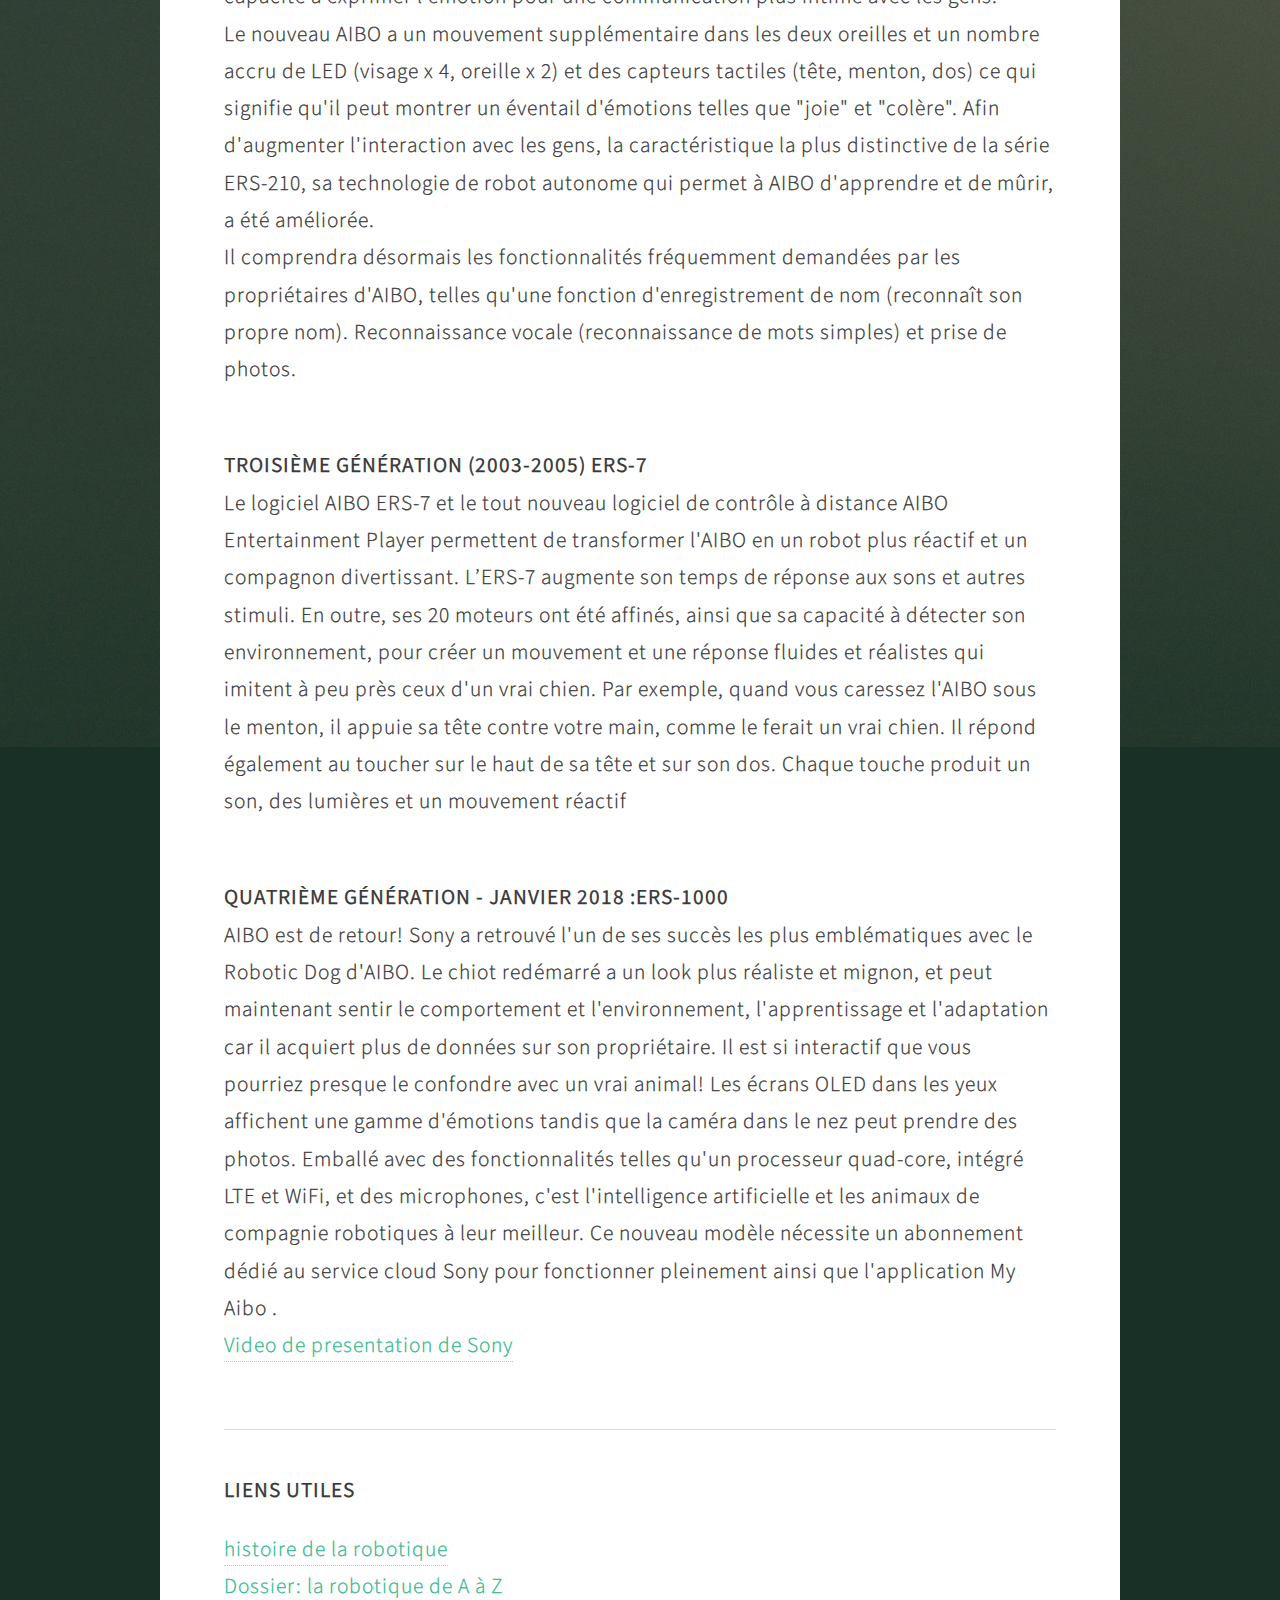
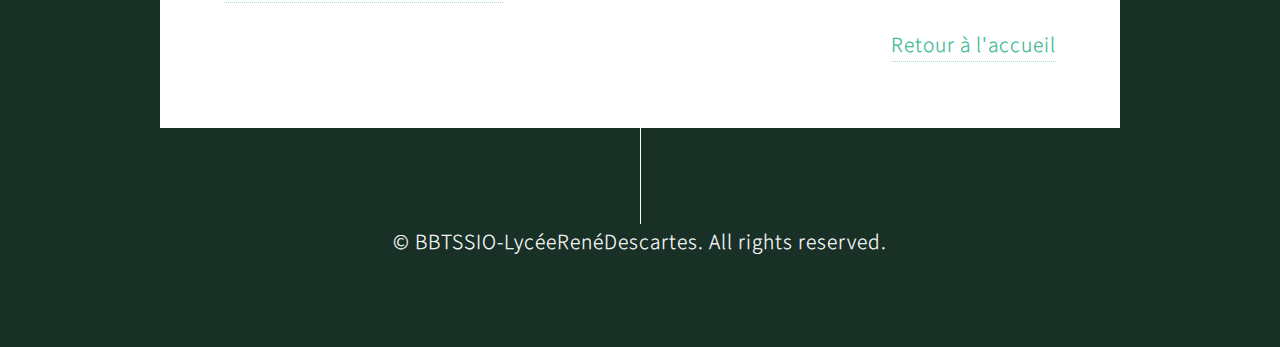
<file: HTML:CSS/SITE ROBOT/PAGE2.html>
<!DOCTYPE HTML>
<html>
	<head>
		<title>PlaneteROBOT</title>
		<meta charset="utf-8" />
	<meta name="keywords" content="ROBOTIQUE,ROBOT,SIO,PROGRAMATION ">
>
		<meta name="viewport" content="width=device-width, initial-scale=1" />
		<!--[if lte IE 8]><script src="assets/js/ie/html5shiv.js"></script><![endif]-->
		<link rel="stylesheet" href="assets/css/main.css" />
		<!--[if lte IE 8]><link rel="stylesheet" href="assets/css/ie8.css" /><![endif]-->
	</head>
	<body>
		

			<article class="container box style3">
	<header>
	  
		<h2>LE ROBOT AIBO </h2>
		<hr />				
	</header>
		
	<section>
			
	 <div class="inner gallery">

						
<div class="row 0%">
						<div class="3u 12u(mobile)"><a href="images/A1.png" class="image fit"><img src="images/A1.jpg" width="203" height="207" " alt="chien" title="1re génération " /></a></div>
						<div class="3u 12u(mobile)"><a href="images/A2.jpg" class="image fit"><img src="images/A2.jpg" width="203" height="207" " alt="chien" title="2ème génération" /></a></div>
						<div class="3u 12u(mobile)"><a href="images/A3.jpg" class="image fit"><img src="images/A3.jpg" width="203" height="207" " alt="chien" title="3ème génération" /></a></div>
						<div class="3u 12u(mobile)"><a href="images/A4.jpg" class="image fit"><img src="images/A4.jpg" width="203" height="207" " alt="chien" title="4ème génération" /></a></div>
	</div>
						
</div>
		<p style="text-align: center">L'évolution du Robot AIBO </p>					
							
							
							
<p>							
 Le Robot AIBO crée par  <a href="https://www.sony.fr"><b>SONY</b></a> est une nouvelle innovation sur le marché , c’est un robot de divertissement .<br>
Le nom AIBO se traduit « compagnon » en japonais mais peut aussi être vu comme la concaténation de : 

		 <ol >
			 <li> <b> AI</b> signifiant soit amour en japonais soit le sigle signifiant Artificial Intelligence (en français IA, Intelligence artificielle) </li> 
			<li><b>BO </b> pour Robot</li>
					</ol>
		
Le AIBO peut se déplacer en fonction de ce qu’il voit et reconnaître des commandes vocales. Ils sont considérés comme étant des robots autonomes et peuvent apprendre et mûrir sous la conduite de leur propriétaire, par des stimuli provenant de leur environnement ou grâce à d'autres robots.Le premier modéle est commercialisé en 1999
</p>
					<br>
		
			<h1> Première génération - 1999 <bold>ERS-110  </bold></h1>
					<p>
					Sony commercialisa le modèle ERS-110 comme premier véritable robot de compagnie en juin 1999.5 000 unités furent produites dont 3 000 étaient réservées au marché japonais. Ces dernières furent vendues en l'espace de 20 minutes. Les 2 000 autres unités étaient réservées aux USA, où elles furent écoulées en 4 jours.	
						
						
					</p>
					<br>
							
			<h1> Deuxième génération - 2000-2001 <bold>ERS-210 </bold> </h1>
					<p>
Suite à la vente du tout premier robot de divertissement autonome AIBO ERS-110, Sony présente maintenant un ERS-210 de deuxième génération "AIBO" qui a une plus grande capacité à exprimer l'émotion pour une communication plus intime avec les gens.<br>
Le nouveau AIBO a un mouvement supplémentaire dans les deux oreilles et un nombre accru de LED (visage x 4, oreille x 2) et des capteurs tactiles (tête, menton, dos) ce qui signifie qu'il peut montrer un éventail d'émotions telles que "joie" et "colère". Afin d'augmenter l'interaction avec les gens, la caractéristique la plus distinctive de la série ERS-210, sa technologie de robot autonome qui permet à AIBO d'apprendre et de mûrir, a été améliorée.<br> 
Il comprendra désormais les fonctionnalités fréquemment demandées par les propriétaires d'AIBO, telles qu'une fonction d'enregistrement de nom (reconnaît son propre nom). Reconnaissance vocale (reconnaissance de mots simples) et prise de photos.

					</p>
					<br>
		<h1> Troisième génération (2003-2005) <bold>ERS-7 </bold></h1>
					<p> 
					Le logiciel AIBO ERS-7 et le tout nouveau logiciel de contrôle à distance AIBO Entertainment Player permettent de transformer l'AIBO en un robot plus réactif et un compagnon divertissant. L’ERS-7 augmente son temps de réponse aux sons et autres stimuli. En outre, ses 20 moteurs ont été affinés, ainsi que sa capacité à détecter son environnement, pour créer un mouvement et une réponse fluides et réalistes qui imitent à peu près ceux d'un vrai chien. Par exemple, quand vous caressez l'AIBO sous le menton, il appuie sa tête contre votre main, comme le ferait un vrai chien. Il répond également au toucher sur le haut de sa tête et sur son dos. Chaque touche produit un son, des lumières et un mouvement réactif
					</p> <br>
					
		<h1> Quatrième génération - janvier 2018 :<bold>ERS-1000 </bold></h1>
					
					<p>AIBO est de retour! Sony a retrouvé l'un de ses succès les plus emblématiques avec le Robotic Dog d'AIBO. Le chiot redémarré a un look plus réaliste et mignon, et peut maintenant sentir le comportement et l'environnement, l'apprentissage et l'adaptation car il acquiert plus de données sur son propriétaire. Il est si interactif que vous pourriez presque le confondre avec un vrai animal! Les écrans OLED dans les yeux affichent une gamme d'émotions tandis que la caméra dans le nez peut prendre des photos. Emballé avec des fonctionnalités telles qu'un processeur quad-core, intégré LTE et WiFi, et des microphones, c'est l'intelligence artificielle et les animaux de compagnie robotiques à leur meilleur. Ce nouveau modèle nécessite un abonnement dédié au service cloud Sony pour fonctionner pleinement ainsi que l'application <italic>My Aibo </italic>.
						<br> 
					<a href="https://youtu.be/sJciRIZQTg4"	> Video de presentation de Sony </a>
					</p>
				
				
							</p>
		
	</section>
	<hr />
							
	<div> <h1> Liens Utiles </h1>
								<p><ul>
						<li><a href="https://home.mis.u-picardie.fr/~furst/docs/Histoire_robotique.pdf " > histoire de la robotique </a></li>
						<li><a href="http://www.futura-sciences.com/tech/actualites/robotique-dossier-robotique-a-z-28784/" > Dossier: la robotique de A à Z </a></li>
								
								
				</ul> </p>
							</div>
<p style="text-align: right"><a href=index.html >  Retour à l'accueil</a></p>
	
</article>	

									
		<section id="footer">
			
			<div class="copyright">
				<ul class="menu">
					<li>&copy; BBTSSIO-LycéeRenéDescartes. All rights reserved.</li>
				</ul>
			</div>
		</section>
					
					
					

		
		
				
					
					
<!-- image en plus 
					<article class="inner gallery">
					<section>
					<header>
						<h3>Paragraph</h3>
						<a href="#" class="image fit"><img src="images/pic01.jpg" alt="" /></a>
						<p>This is a subtitle</p>

						
		</section>
							
</article>	
							

		
			
	

	<!-- Scripts -->
			<script src="assets/js/jquery.min.js"></script>
			<script src="assets/js/jquery.scrolly.min.js"></script>
			<script src="assets/js/jquery.poptrox.min.js"></script>
			<script src="assets/js/skel.min.js"></script>
			<script src="assets/js/util.js"></script>
			<!--[if lte IE 8]><script src="assets/js/ie/respond.min.js"></script><![endif]-->
			<script src="assets/js/main.js"></script>

	</body>
</html>

<!-- Portfolio
			<article class="container box style3">
				<header>
					<h2>Magnis parturient</h2>
					<p>Justo phasellus et aenean dignissim<br />
					placerat cubilia purus lectus.</p>
				</header>
				<div class="inner gallery">
					
					<div class="row 0%">
						<div class="3u 12u(mobile)"><a href="images/fulls/05.jpg" class="image fit"><img src="images/thumbs/05.jpg" alt="" title="Cherish" /></a></div>
						<div class="3u 12u(mobile)"><a href="images/fulls/06.jpg" class="image fit"><img src="images/thumbs/06.jpg" alt="" title="Different." /></a></div>
						<div class="3u 12u(mobile)"><a href="images/fulls/07.jpg" class="image fit"><img src="images/thumbs/07.jpg" alt="" title="History was made here" /></a></div>
						<div class="3u 12u(mobile)"><a href="images/fulls/08.jpg" class="image fit"><img src="images/thumbs/08.jpg" alt="" title="People come and go and walk away" /></a></div>
					</div>
				</div>
			</article>
-->
</file>
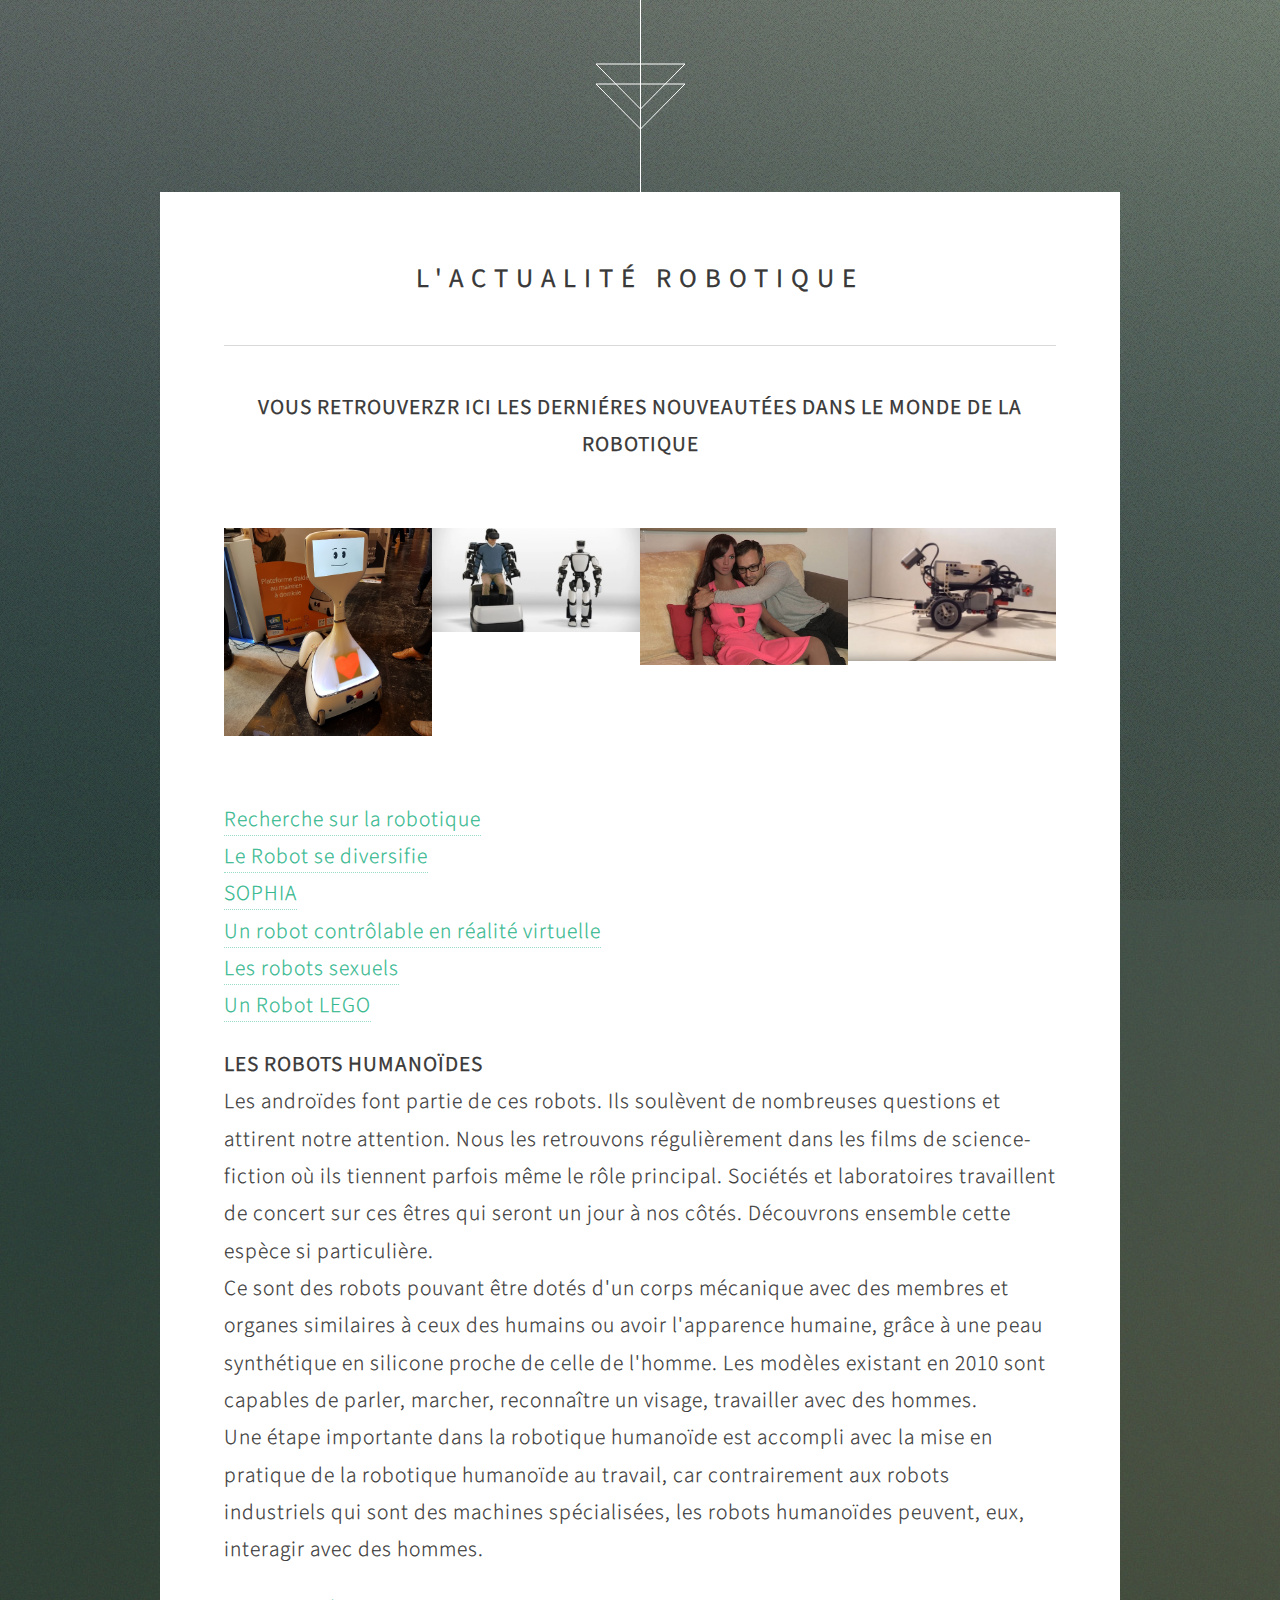
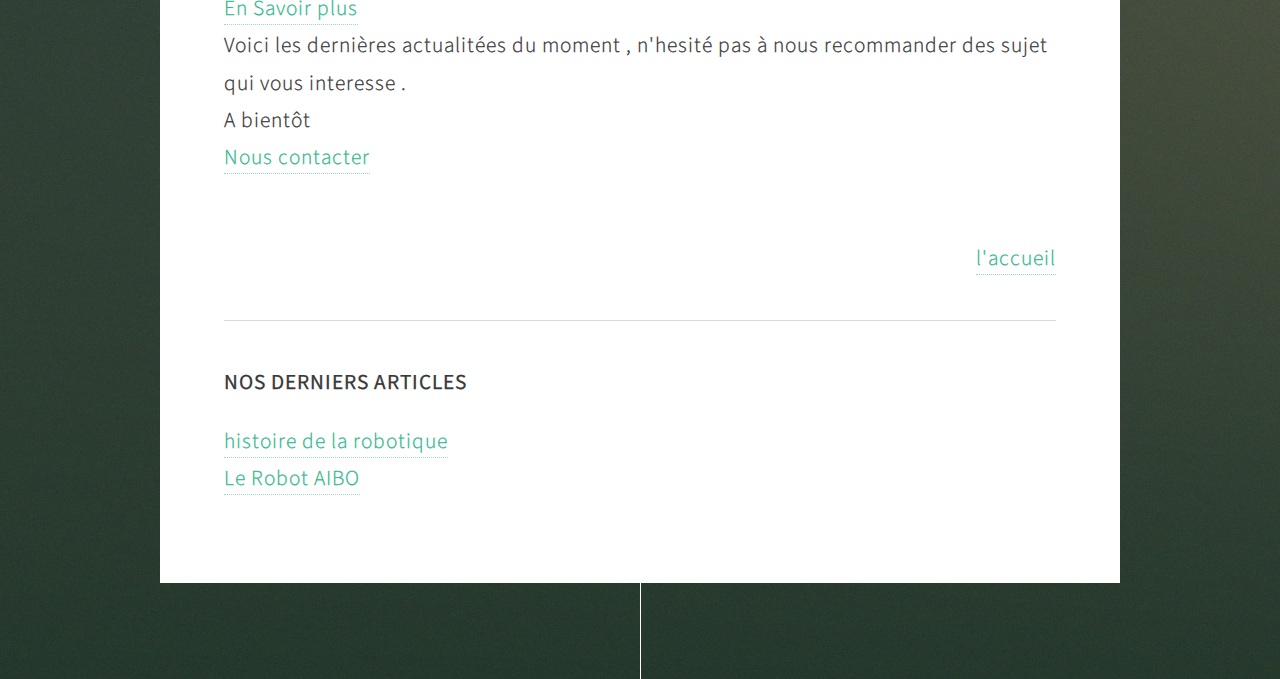
<file: HTML:CSS/SITE ROBOT/PAGE3.html>
<!DOCTYPE HTML>

<html>
	<head>
		<title>PlaneteROBOT</title>
		<meta charset="utf-8" />
		<meta name="viewport" content="width=device-width, initial-scale=1" />
		<!--[if lte IE 8]><script src="assets/js/ie/html5shiv.js"></script><![endif]-->
		<link rel="stylesheet" href="assets/css/main.css" />
		<!--[if lte IE 8]><link rel="stylesheet" href="assets/css/ie8.css" /><![endif]-->
	</head>
	<body>

			<article class="container box style3">
	<header>
	  <h2>L'Actualité Robotique </h2>
					<hr />
	
		<h1> vous retrouverzr ici les derniéres nouveautées dans le monde de la Robotique  </h1></p>
	</header>
		
	<article class="inner gallery">
					<section>
					<header>
						
					
						<div class="inner gallery">
					<div class="row 0%">
						<div class="3u 12u(mobile)"> <a href="images/R1.jpg" class="image fit"><img src="images/R1.jpg" alt="" title="Diversification robotique " /></a></div>
						
						<div class="3u 12u(mobile)"><a href="images/R2.jpg" class="image fit"><img src="images/R2.jpg" alt="Virtualisation " title="" /></a></div>
						
						<div class="3u 12u(mobile)"><a href="images/R3.jpg" class="image fit"><img src="images/R3.jpg" alt="" title="Robot Sexuel" /></a></div>
						
						<div class="3u 12u(mobile)"><a href="images/R4.jpg" class="image fit"><img src="images/R4.jpg" alt="" title="Robot LEGO" /></a></div>
	</div>
							
</header>
	
	

						
	</section>
	</article>		
				
				
	
				
	<section>
				


<p>
	
	<ul> 
		<li> <a href="https://vieartificielle.com/?s=Robotique"> Recherche sur la robotique  </a></li>
		<li> <a href="https://vieartificielle.com/vivatech-2017-robot-se-diversifie"> Le Robot se diversifie </a></li>		
		<li> <a href="https://www.sciencesetavenir.fr/high-tech/intelligence-artificielle/sophia-le-robot-de-hanson-robotics-qui-va-vous-faire-peur_103728" > SOPHIA </a></li>
		<li> <a href="https://www.realite-virtuelle.com/toyota-robot-vr-2111"> Un robot contrôlable en réalité virtuelle </a> </li>
		<li><a href="http://www.demotivateur.fr/article/les-robots-sexuels-debarquent-bientot-en-masse-en-europe-et-leur-createur-songe-deja-a-la-possibilite-de-concevoir-des-enfants-avec-eux-11893"> Les robots sexuels </a></li>
		<li> <a href="http://www.20minutes.fr/sciences/2187327-20171213-robot-lego-controle-cerveau-ver-nouvelle-prouesse-scientifique"> Un Robot LEGO</a></li>	
			
			
	
	</ul>
		
</p>
							
		<h1>Les robots humanoïdes </h1>
			<p>
Les androïdes font partie de ces robots. Ils soulèvent de nombreuses questions et attirent notre attention. Nous les retrouvons régulièrement dans les films de science-fiction où ils tiennent parfois même le rôle principal. Sociétés et laboratoires travaillent de concert sur ces êtres qui seront un jour à nos côtés. Découvrons ensemble cette espèce si particulière.<br>
		
Ce sont des robots pouvant être dotés d'un corps mécanique avec des membres et organes similaires à ceux des humains ou  avoir l'apparence humaine, grâce à une peau synthétique en silicone proche de celle de l'homme. 
Les modèles existant en 2010 sont capables de parler, marcher, reconnaître un visage, travailler avec des hommes.<br>

Une étape importante dans la robotique humanoïde est accompli avec la mise en pratique de la robotique humanoïde au travail, car contrairement aux robots industriels qui sont des machines spécialisées, les robots humanoïdes peuvent, eux, interagir avec des hommes.</p>				
			
			<a href="https://www.scriptol.fr/robotique/robots-humanoides.php" > En Savoir plus </a>	
						
					<p> Voici les dernières actualitées du moment , n'hesité pas à nous recommander des sujet qui vous interesse . <br> A bientôt <br> <a href="index.html#contact"> Nous contacter </a></p>
				</section>
			
	
	<p style="text-align: right"><a href=index.html > l'accueil</a></p>
	<hr />							
	<div> 
		<h1> Nos Derniers Articles</h1>
								<p><ul>
						<li><a href="PAGE1.html" > histoire de la robotique </a></li>
						<li><a href="PAGE2.html" > Le Robot AIBO </a></li>
								
								
				</ul> </p>
	</div>
		
		</section>
</article>	
		
		


	
	<section id="footer">
		
  <div class="copyright"> </div>
		</section>
		
			
	

	<!-- Scripts -->
			<script src="assets/js/jquery.min.js"></script>
			<script src="assets/js/jquery.scrolly.min.js"></script>
			<script src="assets/js/jquery.poptrox.min.js"></script>
			<script src="assets/js/skel.min.js"></script>
			<script src="assets/js/util.js"></script>
			<!--[if lte IE 8]><script src="assets/js/ie/respond.min.js"></script><![endif]-->
			<script src="assets/js/main.js"></script>

	</body>
</html>		
						
					
				<!-- tableau 
					<header>
						<h3>Table</h3>
					</header>
					<div class="table-wrapper">
						<table class="default">
							<thead>
								<tr>
									<th>ID</th>
									<th>Name</th>
									<th>Description</th>
									<th>Price</th>
								</tr>
							</thead>
							<tbody>
								<tr>
									<td>45815</td>
									<td>Something</td>
									<td>Ut porttitor sagittis lorem quis nisi ornare.</td>
									<td>29.99</td>
								</tr>
								<tr>
									<td>24524</td>
									<td>Nothing</td>
									<td>Ut porttitor sagittis lorem quis nisi ornare.</td>
									<td>19.99</td>
								</tr>
								<tr>
									<td>45815</td>
									<td>Something</td>
									<td>Ut porttitor sagittis lorem quis nisi ornare.</td>
									<td>29.99</td>
								</tr>
								<tr>
									<td>24524</td>
									<td>Nothing</td>
									<td>Ut porttitor sagittis lorem quis nisi ornare.</td>
									<td>19.99</td>
								</tr>
							</tbody>
							<tfoot>
								<tr>
									<td colspan="3"></td>
									<td>100.00</td>
								</tr>
							</tfoot>
						</table>
					</div>
				</section>
				
			</article>


 -->

<!-- Portfolio
			<article class="container box style3">
				<header>
					<h2>Magnis parturient</h2>
					<p>Justo phasellus et aenean dignissim<br />
					placerat cubilia purus lectus.</p>
				</header>
				<div class="inner gallery">
					
					<div class="row 0%">
						<div class="3u 12u(mobile)"><a href="images/fulls/05.jpg" class="image fit"><img src="images/thumbs/05.jpg" alt="" title="Cherish" /></a></div>
						<div class="3u 12u(mobile)"><a href="images/fulls/06.jpg" class="image fit"><img src="images/thumbs/06.jpg" alt="" title="Different." /></a></div>
						<div class="3u 12u(mobile)"><a href="images/fulls/07.jpg" class="image fit"><img src="images/thumbs/07.jpg" alt="" title="History was made here" /></a></div>
						<div class="3u 12u(mobile)"><a href="images/fulls/08.jpg" class="image fit"><img src="images/thumbs/08.jpg" alt="" title="People come and go and walk away" /></a></div>
					</div>
				</div>
			</article>
-->
</file>
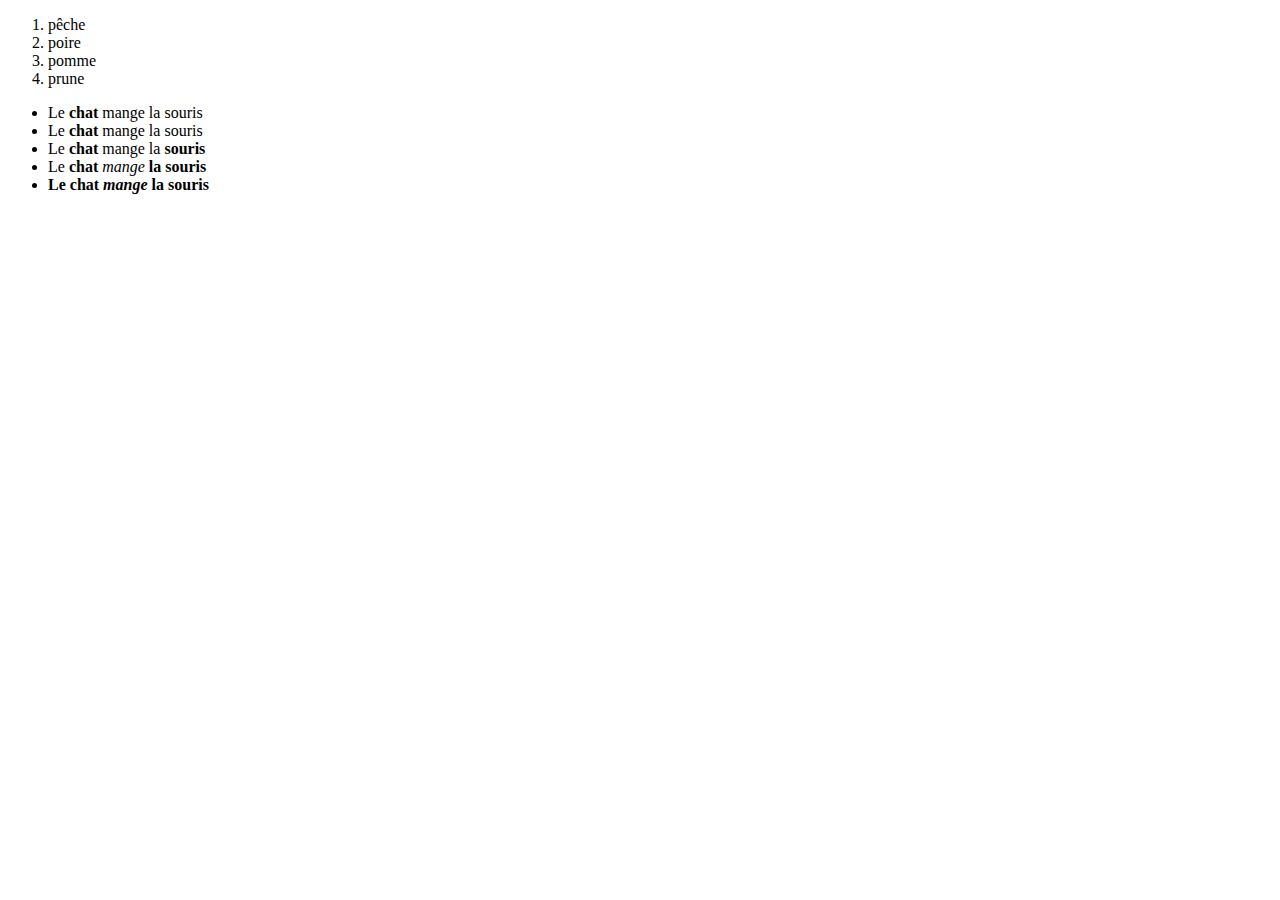
<file: HTML:CSS/TP1/listes.html>
﻿<!DOCTYPE html>
<html>
<head>
	<meta charset-"utf-8"/>
	<title> Ma page perso </title>
</head>
<body>
<ol/>

		<li>pêche</li>
		<li>poire</li>
		<li>pomme</b></li>
		<li>prune</li>
		
</ol>
<ul/>

		<li>Le <b>chat</b> mange la souris</li>
		<li>Le <b>chat</b> mange la souris</li>
		<li>Le <b>chat</b> mange la <b>souris</b></li>
		<li>Le <b>chat</b> <i>mange</i> <b>la<b/> souris</li>
		<li><b>Le chat</b> <i> mange </i> <b>la souris</li>
</ul>
</body>
</html>
</file>
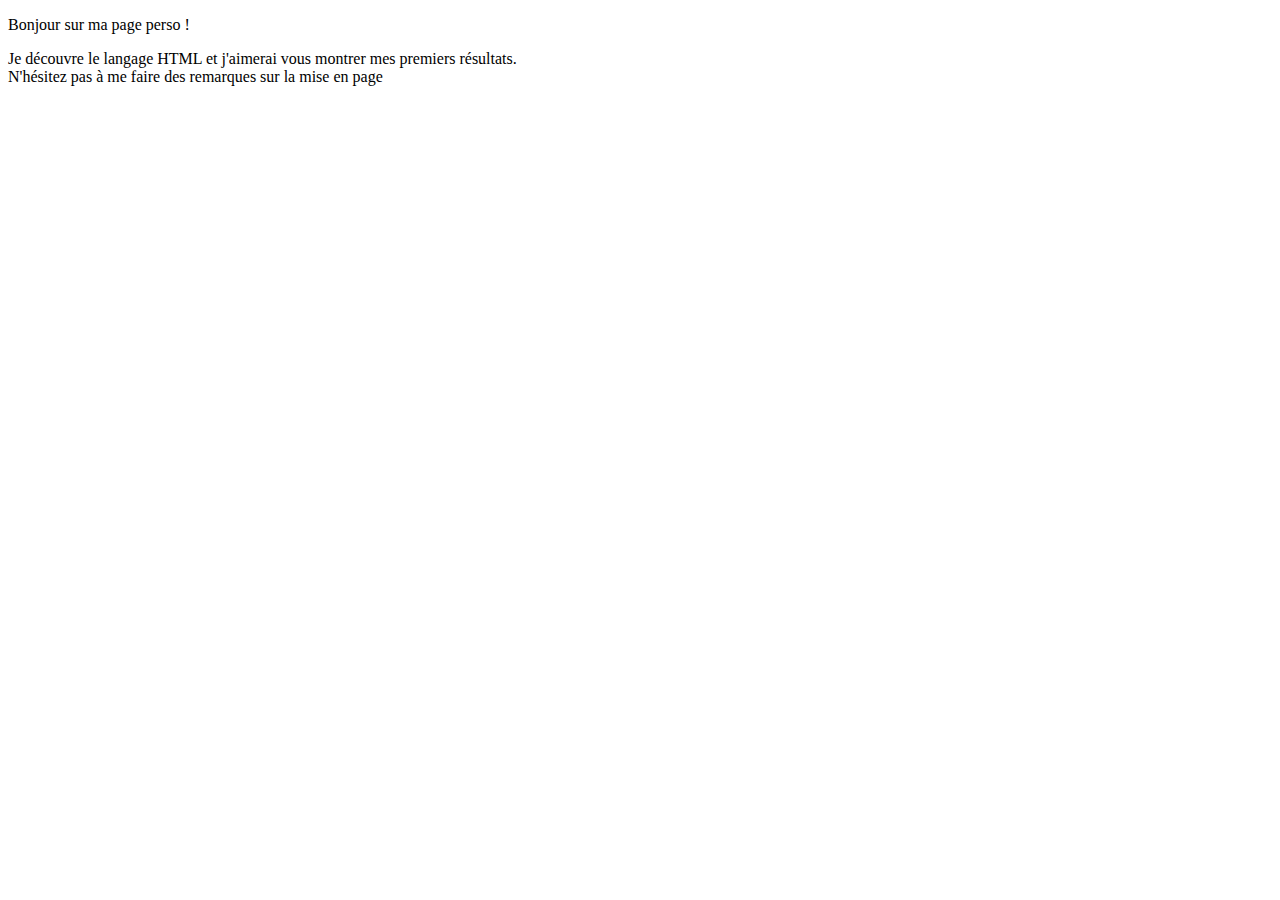
<file: HTML:CSS/TP1/paragraphe.html>
﻿<!DOCTYPE html>
<html>
<head>
<meta charset="utf-8"/>
<title> tester les sauts de lignes </title>
</head>
<body>
<p> Bonjour sur ma page perso !</p>
<p>Je découvre le langage HTML et j'aimerai vous montrer mes premiers
résultats.<br/>
N'hésitez pas à me faire des remarques sur la mise en page 
<p/>
</body>
</html>
</file>
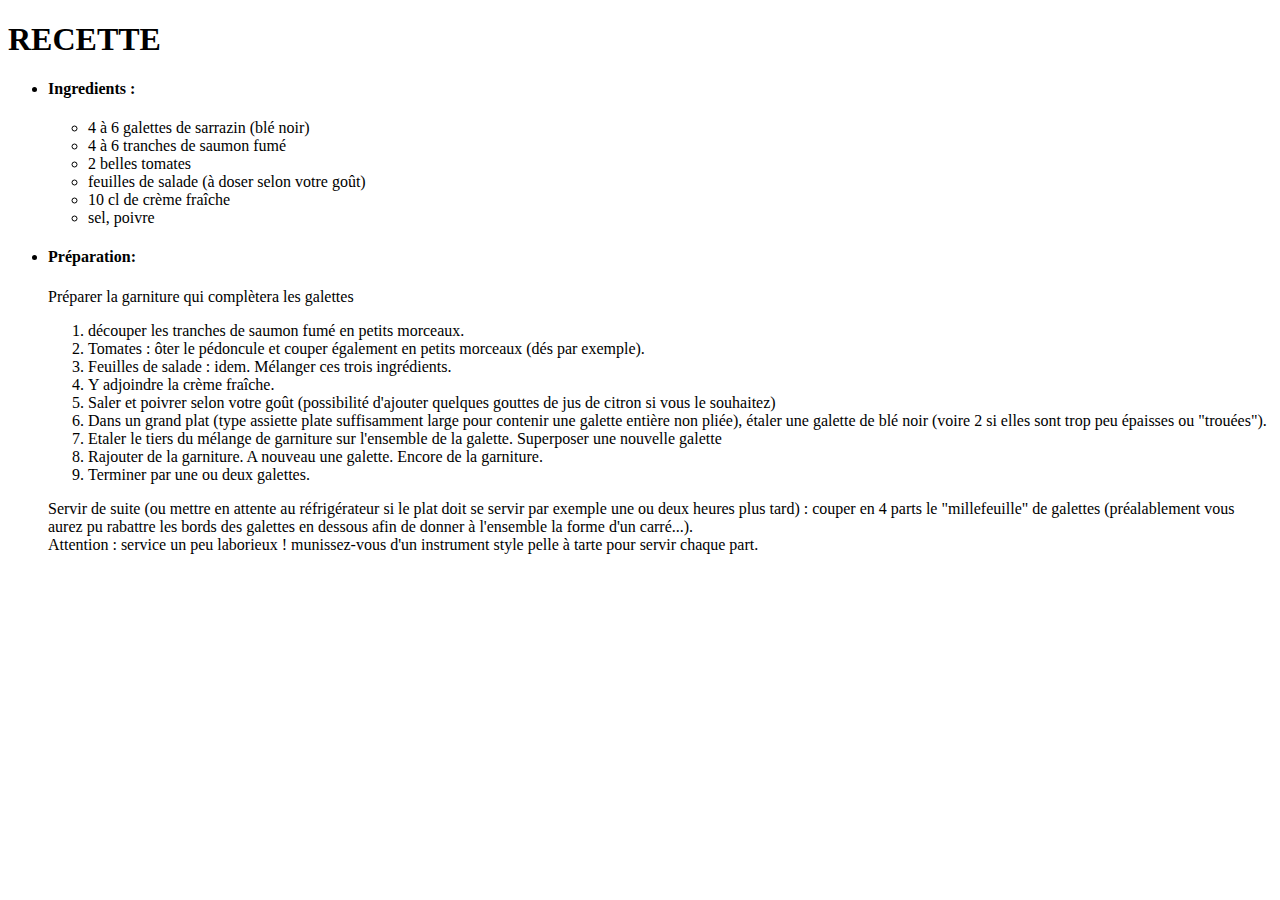
<file: HTML:CSS/TP1/recette.html>
﻿<!DOCTYPE html>
<html>
<head>
	<meta charset-"utf-8"/>
	<title>recette  </title>
</head>
<body>
<p> 
<h1> RECETTE </H1>
	
<ul>
<li><h4>Ingredients :</h4></li>
	<ul>

		<li>4 à 6 galettes de sarrazin (blé noir)</li>
		<li>4 à 6 tranches de saumon fumé</li>
		<li>2 belles tomates</li>
		<li>feuilles de salade (à doser selon votre goût)</li>
		<li>10 cl de crème fraîche </li>
		<li> sel, poivre</li>
		
	</ul>
<li><h4> Préparation: </h4></li>
<p> Préparer la garniture qui complètera les galettes </p>

	<ol>
		<li>découper les tranches de saumon fumé en petits morceaux.</li>
		<li>Tomates : ôter le pédoncule et couper également en petits morceaux (dés par exemple).</li>
		<li>Feuilles de salade : idem. Mélanger ces trois
ingrédients.</li>
		<li>Y adjoindre la crème fraîche.</li>
		<li>Saler et poivrer selon votre goût (possibilité
d'ajouter quelques gouttes de jus de citron si vous le souhaitez)</li>
		<li>Dans un grand plat (type
assiette plate suffisamment large pour contenir une galette entière non pliée), étaler une
galette de blé noir (voire 2 si elles sont trop peu épaisses ou "trouées").</li>
		<li>Etaler le tiers du
mélange de garniture sur l'ensemble de la galette. Superposer une nouvelle galette</li>
		<li>Rajouter
de la garniture. A nouveau une galette. Encore de la garniture.</li>
		<li>Terminer par une ou deux
galettes.</li>
		
	</ol>
	</P>
<P>
Servir de suite (ou mettre en attente au réfrigérateur si le plat doit se servir par
exemple une ou deux heures plus tard) : couper en 4 parts le "millefeuille" de galettes
(préalablement vous aurez pu rabattre les bords des galettes en dessous afin de donner à
l'ensemble la forme d'un carré...). <br/>
Attention : service un peu laborieux ! munissez-vous d'un instrument style pelle à tarte pour
servir chaque part.<br/>
</p>
</body>
</html>
</file>
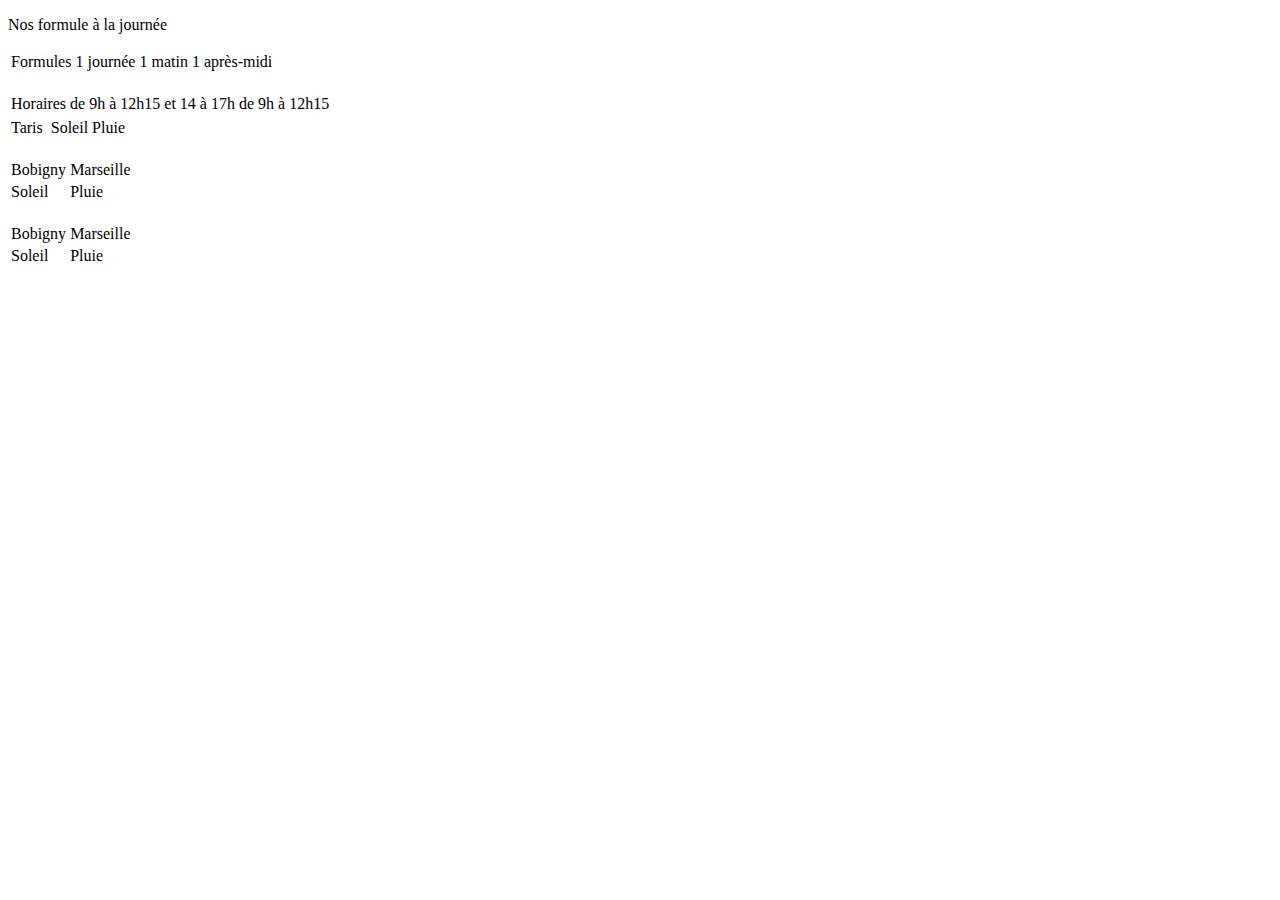
<file: HTML:CSS/TP1/Tableau.html>
﻿<!DOCTYPE html>
<html>
<head>
	<meta charset-"utf-8"/>
	<title> tableu exo 18 </title>
</head>
<body>
<p>Nos formule à la journée </p>
	<table >
	
		<tr>
			<td>Formules</td>
			<td>1 journée</td>
			<td>1 matin</td>
			<td>1 après-midi </td>
		</tr>
	</table>
<br/>
	<table>
		<tr>
			<td>Horaires</td>
			<td>de 9h à 12h15 et 14 à 17h</td>
			<td>de 9h à 12h15</td>
		</tr>
	<table>
		<tr>
			<td>Taris<td/>
			<td>Soleil</td>
			<td>Pluie</td>
			<td></td>
		</tr>
		
	</table>
<br/>
	<table>
		<tr>
			<td>Bobigny</td>
			<td>Marseille</td>
			<td></td>
		</tr>
		<tr>
			<td>Soleil</td>
			<td>Pluie</td>
		</tr>
		
	</table>
<br/>
	<table>
		<tr>
			<td>Bobigny</td>
			<td>Marseille</td>
			<td></td>
		</tr>
		<tr>
			<td>Soleil</td>
			<td>Pluie</td>
		</tr>
		
	</table>

</body>
</html>
</file>
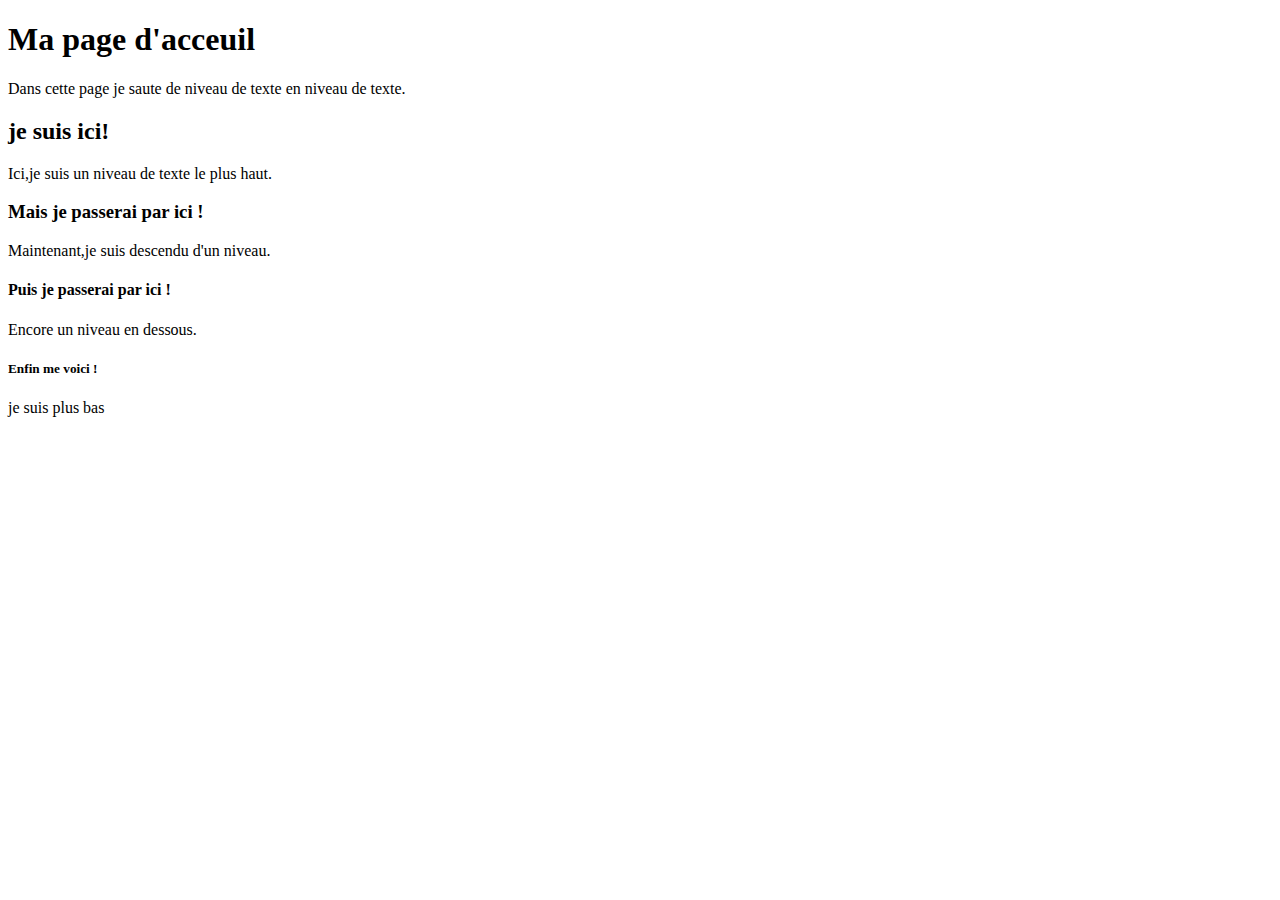
<file: HTML:CSS/TP1/titre.html>
﻿<!DOCTYPE html>
<html>
<head>
	<meta charset-"utf-8"/>
	<title> jeu taille de titre exo 11 </title>
	
</head>
<body>
<h1> Ma page d'acceuil</h1>
<p>Dans cette page je saute de niveau de texte en niveau de texte.</p>

<h2> je suis ici! </h2>

<p>Ici,je suis un niveau de texte le plus haut.<p/>

<h3> Mais je passerai par ici !</h3>

<p> Maintenant,je suis descendu d'un niveau.</p>

<h4>Puis je passerai par ici ! </h4>

<p> Encore un niveau en dessous. </p>

<h5> Enfin me voici ! </h5>

<p> je suis plus bas </p>

</body>
</html>
</file>
<file: HTML:CSS/SITE ROBOT/assets/css/ie8.css>
/*
	Overflow by HTML5 UP
	html5up.net | @ajlkn
	Free for personal and commercial use under the CCA 3.0 license (html5up.net/license)
*/

/* Basic */

	body {
		background-image: url("../../images/bg.jpg");
		background-repeat: no-repeat;
		background-size: cover;
		background-position: auto;
		background-attachment: scroll;
		-ms-behavior: url("assets/js/ie/backgroundsize.min.htc");
	}

/* Section/Article */

	section > .last-child,
	article > .last-child,
	section.last-child,
	article.last-child {
		margin-bottom: 0;
	}

/* Button */

	input[type="button"],
	input[type="submit"],
	input[type="reset"],
	button,
	.button {
		position: relative;
		-ms-behavior: url("assets/js/ie/PIE.htc");
	}

		input[type="button"].style2:hover,
		input[type="submit"].style2:hover,
		input[type="reset"].style2:hover,
		button.style2:hover,
		.button.style2:hover {
			color: #35b88f !important;
		}

		input[type="button"].style3,
		input[type="submit"].style3,
		input[type="reset"].style3,
		button.style3,
		.button.style3 {
			background: #fefefe;
			border: solid 1px #dad9d9;
		}

/* Footer */

	#footer .icons {
		position: relative;
		-ms-behavior: url("assets/js/ie/PIE.htc");
	}

/* Header */

	#header header p {
		border-top: solid 1px #888;
	}
</file>
<file: HTML:CSS/SITE ROBOT/assets/css/main.css>
@import url("https://fonts.googleapis.com/css?family=Source+Sans+Pro:300,300italic,400,600");
@import url("font-awesome.min.css");

/*
	Overflow by HTML5 UP
	html5up.net | @ajlkn
	Free for personal and commercial use under the CCA 3.0 license (html5up.net/license)
*/

/* Reset */

	html, body, div, span, applet, object, iframe, h1, h2, h3, h4, h5, h6, p, blockquote, pre, a, abbr, acronym, address, big, cite, code, del, dfn, em, img, ins, kbd, q, s, samp, small, strike, strong, sub, sup, tt, var, b, u, i, center, dl, dt, dd, ol, ul, li, fieldset, form, label, legend, table, caption, tbody, tfoot, thead, tr, th, td, article, aside, canvas, details, embed, figure, figcaption, footer, header, hgroup, menu, nav, output, ruby, section, summary, time, mark, audio, video {
		margin: 0;
		padding: 0;
		border: 0;
		font-size: 100%;
		font: inherit;
		vertical-align: baseline;
	}

	article, aside, details, figcaption, figure, footer, header, hgroup, menu, nav, section {
		display: block;
	}

	body {
		line-height: 1;
	}

	ol, ul {
		list-style: none;
	}

	blockquote, q {
		quotes: none;
	}

	blockquote:before, blockquote:after, q:before, q:after {
		content: '';
		content: none;
	}

	table {
		border-collapse: collapse;
		border-spacing: 0;
	}

	body {
		-webkit-text-size-adjust: none;
	}

/* Box Model */

	*, *:before, *:after {
		-moz-box-sizing: border-box;
		-webkit-box-sizing: border-box;
		box-sizing: border-box;
	}
.phototxt { width:auto ; 
			height:auto ; 
			text-align: left;
	display: block;
	

	
}
/* Containers */

	.container {
		margin-left: auto;
		margin-right: auto;
	}

	.container.\31 25\25 {
		width: 100%;
		max-width: 1425px;
		min-width: 1140px;
	}

	.container.\37 5\25 {
		width: 855px;
	}

	.container.\35 0\25 {
		width: 570px;
	}

	.container.\32 5\25 {
		width: 285px;
	}

	.container {
		width: 1140px;
	}

	@media screen and (max-width: 1680px) {

		.container.\31 25\25 {
			width: 100%;
			max-width: 1200px;
			min-width: 960px;
		}

		.container.\37 5\25 {
			width: 720px;
		}

		.container.\35 0\25 {
			width: 480px;
		}

		.container.\32 5\25 {
			width: 240px;
		}

		.container {
			width: 960px;
		}

	}

	@media screen and (max-width: 1080px) {

		.container.\31 25\25 {
			width: 100%;
			max-width: 118.75%;
			min-width: 95%;
		}

		.container.\37 5\25 {
			width: 71.25%;
		}

		.container.\35 0\25 {
			width: 47.5%;
		}

		.container.\32 5\25 {
			width: 23.75%;
		}

		.container {
			width: 95%;
		}

	}

	@media screen and (max-width: 840px) {

		.container.\31 25\25 {
			width: 100%;
			max-width: 118.75%;
			min-width: 95%;
		}

		.container.\37 5\25 {
			width: 71.25%;
		}

		.container.\35 0\25 {
			width: 47.5%;
		}

		.container.\32 5\25 {
			width: 23.75%;
		}

		.container {
			width: 95%;
		}

	}

	@media screen and (max-width: 736px) {

		.container.\31 25\25 {
			width: 100%;
			max-width: 118.75%;
			min-width: 95%;
		}

		.container.\37 5\25 {
			width: 71.25%;
		}

		.container.\35 0\25 {
			width: 47.5%;
		}

		.container.\32 5\25 {
			width: 23.75%;
		}

		.container {
			width: 95% !important;
		}

	}

/* Grid */

	.row {
		border-bottom: solid 1px transparent;
		-moz-box-sizing: border-box;
		-webkit-box-sizing: border-box;
		box-sizing: border-box;
	}

	.row > * {
		float: left;
		-moz-box-sizing: border-box;
		-webkit-box-sizing: border-box;
		box-sizing: border-box;
	}

	.row:after, .row:before {
		content: '';
		display: block;
		clear: both;
		height: 0;
	}

	.row.uniform > * > :first-child {
		margin-top: 0;
	}

	.row.uniform > * > :last-child {
		margin-bottom: 0;
	}

	.row.\30 \25 > * {
		padding: 0px 0 0 0px;
	}

	.row.\30 \25 {
		margin: 0px 0 -1px 0px;
	}

	.row.uniform.\30 \25 > * {
		padding: 0px 0 0 0px;
	}

	.row.uniform.\30 \25 {
		margin: 0px 0 -1px 0px;
	}

	.row > * {
		padding: 40px 0 0 40px;
	}

	.row {
		margin: -40px 0 -1px -40px;
	}

	.row.uniform > * {
		padding: 40px 0 0 40px;
	}

	.row.uniform {
		margin: -40px 0 -1px -40px;
	}

	.row.\32 00\25 > * {
		padding: 80px 0 0 80px;
	}

	.row.\32 00\25 {
		margin: -80px 0 -1px -80px;
	}

	.row.uniform.\32 00\25 > * {
		padding: 80px 0 0 80px;
	}

	.row.uniform.\32 00\25 {
		margin: -80px 0 -1px -80px;
	}

	.row.\31 50\25 > * {
		padding: 60px 0 0 60px;
	}

	.row.\31 50\25 {
		margin: -60px 0 -1px -60px;
	}

	.row.uniform.\31 50\25 > * {
		padding: 60px 0 0 60px;
	}

	.row.uniform.\31 50\25 {
		margin: -60px 0 -1px -60px;
	}

	.row.\35 0\25 > * {
		padding: 20px 0 0 20px;
	}

	.row.\35 0\25 {
		margin: -20px 0 -1px -20px;
	}

	.row.uniform.\35 0\25 > * {
		padding: 20px 0 0 20px;
	}

	.row.uniform.\35 0\25 {
		margin: -20px 0 -1px -20px;
	}

	.row.\32 5\25 > * {
		padding: 10px 0 0 10px;
	}

	.row.\32 5\25 {
		margin: -10px 0 -1px -10px;
	}

	.row.uniform.\32 5\25 > * {
		padding: 10px 0 0 10px;
	}

	.row.uniform.\32 5\25 {
		margin: -10px 0 -1px -10px;
	}

	.\31 2u, .\31 2u\24 {
		width: 100%;
		clear: none;
		margin-left: 0;
	}

	.\31 1u, .\31 1u\24 {
		width: 91.6666666667%;
		clear: none;
		margin-left: 0;
	}

	.\31 0u, .\31 0u\24 {
		width: 83.3333333333%;
		clear: none;
		margin-left: 0;
	}

	.\39 u, .\39 u\24 {
		width: 75%;
		clear: none;
		margin-left: 0;
	}

	.\38 u, .\38 u\24 {
		width: 66.6666666667%;
		clear: none;
		margin-left: 0;
	}

	.\37 u, .\37 u\24 {
		width: 58.3333333333%;
		clear: none;
		margin-left: 0;
	}

	.\36 u, .\36 u\24 {
		width: 50%;
		clear: none;
		margin-left: 0;
	}

	.\35 u, .\35 u\24 {
		width: 41.6666666667%;
		clear: none;
		margin-left: 0;
	}

	.\34 u, .\34 u\24 {
		width: 33.3333333333%;
		clear: none;
		margin-left: 0;
	}

	.\33 u, .\33 u\24 {
		width: 25%;
		clear: none;
		margin-left: 0;
	}

	.\32 u, .\32 u\24 {
		width: 16.6666666667%;
		clear: none;
		margin-left: 0;
	}

	.\31 u, .\31 u\24 {
		width: 8.3333333333%;
		clear: none;
		margin-left: 0;
	}

	.\31 2u\24 + *,
	.\31 1u\24 + *,
	.\31 0u\24 + *,
	.\39 u\24 + *,
	.\38 u\24 + *,
	.\37 u\24 + *,
	.\36 u\24 + *,
	.\35 u\24 + *,
	.\34 u\24 + *,
	.\33 u\24 + *,
	.\32 u\24 + *,
	.\31 u\24 + * {
		clear: left;
	}

	.\-11u {
		margin-left: 91.66667%;
	}

	.\-10u {
		margin-left: 83.33333%;
	}

	.\-9u {
		margin-left: 75%;
	}

	.\-8u {
		margin-left: 66.66667%;
	}

	.\-7u {
		margin-left: 58.33333%;
	}

	.\-6u {
		margin-left: 50%;
	}

	.\-5u {
		margin-left: 41.66667%;
	}

	.\-4u {
		margin-left: 33.33333%;
	}

	.\-3u {
		margin-left: 25%;
	}

	.\-2u {
		margin-left: 16.66667%;
	}

	.\-1u {
		margin-left: 8.33333%;
	}

	@media screen and (max-width: 1680px) {

		.row > * {
			padding: 40px 0 0 40px;
		}

		.row {
			margin: -40px 0 -1px -40px;
		}

		.row.uniform > * {
			padding: 40px 0 0 40px;
		}

		.row.uniform {
			margin: -40px 0 -1px -40px;
		}

		.row.\32 00\25 > * {
			padding: 80px 0 0 80px;
		}

		.row.\32 00\25 {
			margin: -80px 0 -1px -80px;
		}

		.row.uniform.\32 00\25 > * {
			padding: 80px 0 0 80px;
		}

		.row.uniform.\32 00\25 {
			margin: -80px 0 -1px -80px;
		}

		.row.\31 50\25 > * {
			padding: 60px 0 0 60px;
		}

		.row.\31 50\25 {
			margin: -60px 0 -1px -60px;
		}

		.row.uniform.\31 50\25 > * {
			padding: 60px 0 0 60px;
		}

		.row.uniform.\31 50\25 {
			margin: -60px 0 -1px -60px;
		}

		.row.\35 0\25 > * {
			padding: 20px 0 0 20px;
		}

		.row.\35 0\25 {
			margin: -20px 0 -1px -20px;
		}

		.row.uniform.\35 0\25 > * {
			padding: 20px 0 0 20px;
		}

		.row.uniform.\35 0\25 {
			margin: -20px 0 -1px -20px;
		}

		.row.\32 5\25 > * {
			padding: 10px 0 0 10px;
		}

		.row.\32 5\25 {
			margin: -10px 0 -1px -10px;
		}

		.row.uniform.\32 5\25 > * {
			padding: 10px 0 0 10px;
		}

		.row.uniform.\32 5\25 {
			margin: -10px 0 -1px -10px;
		}

		.\31 2u\28wide\29, .\31 2u\24\28wide\29 {
			width: 100%;
			clear: none;
			margin-left: 0;
		}

		.\31 1u\28wide\29, .\31 1u\24\28wide\29 {
			width: 91.6666666667%;
			clear: none;
			margin-left: 0;
		}

		.\31 0u\28wide\29, .\31 0u\24\28wide\29 {
			width: 83.3333333333%;
			clear: none;
			margin-left: 0;
		}

		.\39 u\28wide\29, .\39 u\24\28wide\29 {
			width: 75%;
			clear: none;
			margin-left: 0;
		}

		.\38 u\28wide\29, .\38 u\24\28wide\29 {
			width: 66.6666666667%;
			clear: none;
			margin-left: 0;
		}

		.\37 u\28wide\29, .\37 u\24\28wide\29 {
			width: 58.3333333333%;
			clear: none;
			margin-left: 0;
		}

		.\36 u\28wide\29, .\36 u\24\28wide\29 {
			width: 50%;
			clear: none;
			margin-left: 0;
		}

		.\35 u\28wide\29, .\35 u\24\28wide\29 {
			width: 41.6666666667%;
			clear: none;
			margin-left: 0;
		}

		.\34 u\28wide\29, .\34 u\24\28wide\29 {
			width: 33.3333333333%;
			clear: none;
			margin-left: 0;
		}

		.\33 u\28wide\29, .\33 u\24\28wide\29 {
			width: 25%;
			clear: none;
			margin-left: 0;
		}

		.\32 u\28wide\29, .\32 u\24\28wide\29 {
			width: 16.6666666667%;
			clear: none;
			margin-left: 0;
		}

		.\31 u\28wide\29, .\31 u\24\28wide\29 {
			width: 8.3333333333%;
			clear: none;
			margin-left: 0;
		}

		.\31 2u\24\28wide\29 + *,
		.\31 1u\24\28wide\29 + *,
		.\31 0u\24\28wide\29 + *,
		.\39 u\24\28wide\29 + *,
		.\38 u\24\28wide\29 + *,
		.\37 u\24\28wide\29 + *,
		.\36 u\24\28wide\29 + *,
		.\35 u\24\28wide\29 + *,
		.\34 u\24\28wide\29 + *,
		.\33 u\24\28wide\29 + *,
		.\32 u\24\28wide\29 + *,
		.\31 u\24\28wide\29 + * {
			clear: left;
		}

		.\-11u\28wide\29 {
			margin-left: 91.66667%;
		}

		.\-10u\28wide\29 {
			margin-left: 83.33333%;
		}

		.\-9u\28wide\29 {
			margin-left: 75%;
		}

		.\-8u\28wide\29 {
			margin-left: 66.66667%;
		}

		.\-7u\28wide\29 {
			margin-left: 58.33333%;
		}

		.\-6u\28wide\29 {
			margin-left: 50%;
		}

		.\-5u\28wide\29 {
			margin-left: 41.66667%;
		}

		.\-4u\28wide\29 {
			margin-left: 33.33333%;
		}

		.\-3u\28wide\29 {
			margin-left: 25%;
		}

		.\-2u\28wide\29 {
			margin-left: 16.66667%;
		}

		.\-1u\28wide\29 {
			margin-left: 8.33333%;
		}

	}

	@media screen and (max-width: 1080px) {

		.row > * {
			padding: 40px 0 0 40px;
		}

		.row {
			margin: -40px 0 -1px -40px;
		}

		.row.uniform > * {
			padding: 40px 0 0 40px;
		}

		.row.uniform {
			margin: -40px 0 -1px -40px;
		}

		.row.\32 00\25 > * {
			padding: 80px 0 0 80px;
		}

		.row.\32 00\25 {
			margin: -80px 0 -1px -80px;
		}

		.row.uniform.\32 00\25 > * {
			padding: 80px 0 0 80px;
		}

		.row.uniform.\32 00\25 {
			margin: -80px 0 -1px -80px;
		}

		.row.\31 50\25 > * {
			padding: 60px 0 0 60px;
		}

		.row.\31 50\25 {
			margin: -60px 0 -1px -60px;
		}

		.row.uniform.\31 50\25 > * {
			padding: 60px 0 0 60px;
		}

		.row.uniform.\31 50\25 {
			margin: -60px 0 -1px -60px;
		}

		.row.\35 0\25 > * {
			padding: 20px 0 0 20px;
		}

		.row.\35 0\25 {
			margin: -20px 0 -1px -20px;
		}

		.row.uniform.\35 0\25 > * {
			padding: 20px 0 0 20px;
		}

		.row.uniform.\35 0\25 {
			margin: -20px 0 -1px -20px;
		}

		.row.\32 5\25 > * {
			padding: 10px 0 0 10px;
		}

		.row.\32 5\25 {
			margin: -10px 0 -1px -10px;
		}

		.row.uniform.\32 5\25 > * {
			padding: 10px 0 0 10px;
		}

		.row.uniform.\32 5\25 {
			margin: -10px 0 -1px -10px;
		}

		.\31 2u\28normal\29, .\31 2u\24\28normal\29 {
			width: 100%;
			clear: none;
			margin-left: 0;
		}

		.\31 1u\28normal\29, .\31 1u\24\28normal\29 {
			width: 91.6666666667%;
			clear: none;
			margin-left: 0;
		}

		.\31 0u\28normal\29, .\31 0u\24\28normal\29 {
			width: 83.3333333333%;
			clear: none;
			margin-left: 0;
		}

		.\39 u\28normal\29, .\39 u\24\28normal\29 {
			width: 75%;
			clear: none;
			margin-left: 0;
		}

		.\38 u\28normal\29, .\38 u\24\28normal\29 {
			width: 66.6666666667%;
			clear: none;
			margin-left: 0;
		}

		.\37 u\28normal\29, .\37 u\24\28normal\29 {
			width: 58.3333333333%;
			clear: none;
			margin-left: 0;
		}

		.\36 u\28normal\29, .\36 u\24\28normal\29 {
			width: 50%;
			clear: none;
			margin-left: 0;
		}

		.\35 u\28normal\29, .\35 u\24\28normal\29 {
			width: 41.6666666667%;
			clear: none;
			margin-left: 0;
		}

		.\34 u\28normal\29, .\34 u\24\28normal\29 {
			width: 33.3333333333%;
			clear: none;
			margin-left: 0;
		}

		.\33 u\28normal\29, .\33 u\24\28normal\29 {
			width: 25%;
			clear: none;
			margin-left: 0;
		}

		.\32 u\28normal\29, .\32 u\24\28normal\29 {
			width: 16.6666666667%;
			clear: none;
			margin-left: 0;
		}

		.\31 u\28normal\29, .\31 u\24\28normal\29 {
			width: 8.3333333333%;
			clear: none;
			margin-left: 0;
		}

		.\31 2u\24\28normal\29 + *,
		.\31 1u\24\28normal\29 + *,
		.\31 0u\24\28normal\29 + *,
		.\39 u\24\28normal\29 + *,
		.\38 u\24\28normal\29 + *,
		.\37 u\24\28normal\29 + *,
		.\36 u\24\28normal\29 + *,
		.\35 u\24\28normal\29 + *,
		.\34 u\24\28normal\29 + *,
		.\33 u\24\28normal\29 + *,
		.\32 u\24\28normal\29 + *,
		.\31 u\24\28normal\29 + * {
			clear: left;
		}

		.\-11u\28normal\29 {
			margin-left: 91.66667%;
		}

		.\-10u\28normal\29 {
			margin-left: 83.33333%;
		}

		.\-9u\28normal\29 {
			margin-left: 75%;
		}

		.\-8u\28normal\29 {
			margin-left: 66.66667%;
		}

		.\-7u\28normal\29 {
			margin-left: 58.33333%;
		}

		.\-6u\28normal\29 {
			margin-left: 50%;
		}

		.\-5u\28normal\29 {
			margin-left: 41.66667%;
		}

		.\-4u\28normal\29 {
			margin-left: 33.33333%;
		}

		.\-3u\28normal\29 {
			margin-left: 25%;
		}

		.\-2u\28normal\29 {
			margin-left: 16.66667%;
		}

		.\-1u\28normal\29 {
			margin-left: 8.33333%;
		}

	}

	@media screen and (max-width: 840px) {

		.row > * {
			padding: 30px 0 0 30px;
		}

		.row {
			margin: -30px 0 -1px -30px;
		}

		.row.uniform > * {
			padding: 30px 0 0 30px;
		}

		.row.uniform {
			margin: -30px 0 -1px -30px;
		}

		.row.\32 00\25 > * {
			padding: 60px 0 0 60px;
		}

		.row.\32 00\25 {
			margin: -60px 0 -1px -60px;
		}

		.row.uniform.\32 00\25 > * {
			padding: 60px 0 0 60px;
		}

		.row.uniform.\32 00\25 {
			margin: -60px 0 -1px -60px;
		}

		.row.\31 50\25 > * {
			padding: 45px 0 0 45px;
		}

		.row.\31 50\25 {
			margin: -45px 0 -1px -45px;
		}

		.row.uniform.\31 50\25 > * {
			padding: 45px 0 0 45px;
		}

		.row.uniform.\31 50\25 {
			margin: -45px 0 -1px -45px;
		}

		.row.\35 0\25 > * {
			padding: 15px 0 0 15px;
		}

		.row.\35 0\25 {
			margin: -15px 0 -1px -15px;
		}

		.row.uniform.\35 0\25 > * {
			padding: 15px 0 0 15px;
		}

		.row.uniform.\35 0\25 {
			margin: -15px 0 -1px -15px;
		}

		.row.\32 5\25 > * {
			padding: 7.5px 0 0 7.5px;
		}

		.row.\32 5\25 {
			margin: -7.5px 0 -1px -7.5px;
		}

		.row.uniform.\32 5\25 > * {
			padding: 7.5px 0 0 7.5px;
		}

		.row.uniform.\32 5\25 {
			margin: -7.5px 0 -1px -7.5px;
		}

		.\31 2u\28narrow\29, .\31 2u\24\28narrow\29 {
			width: 100%;
			clear: none;
			margin-left: 0;
		}

		.\31 1u\28narrow\29, .\31 1u\24\28narrow\29 {
			width: 91.6666666667%;
			clear: none;
			margin-left: 0;
		}

		.\31 0u\28narrow\29, .\31 0u\24\28narrow\29 {
			width: 83.3333333333%;
			clear: none;
			margin-left: 0;
		}

		.\39 u\28narrow\29, .\39 u\24\28narrow\29 {
			width: 75%;
			clear: none;
			margin-left: 0;
		}

		.\38 u\28narrow\29, .\38 u\24\28narrow\29 {
			width: 66.6666666667%;
			clear: none;
			margin-left: 0;
		}

		.\37 u\28narrow\29, .\37 u\24\28narrow\29 {
			width: 58.3333333333%;
			clear: none;
			margin-left: 0;
		}

		.\36 u\28narrow\29, .\36 u\24\28narrow\29 {
			width: 50%;
			clear: none;
			margin-left: 0;
		}

		.\35 u\28narrow\29, .\35 u\24\28narrow\29 {
			width: 41.6666666667%;
			clear: none;
			margin-left: 0;
		}

		.\34 u\28narrow\29, .\34 u\24\28narrow\29 {
			width: 33.3333333333%;
			clear: none;
			margin-left: 0;
		}

		.\33 u\28narrow\29, .\33 u\24\28narrow\29 {
			width: 25%;
			clear: none;
			margin-left: 0;
		}

		.\32 u\28narrow\29, .\32 u\24\28narrow\29 {
			width: 16.6666666667%;
			clear: none;
			margin-left: 0;
		}

		.\31 u\28narrow\29, .\31 u\24\28narrow\29 {
			width: 8.3333333333%;
			clear: none;
			margin-left: 0;
		}

		.\31 2u\24\28narrow\29 + *,
		.\31 1u\24\28narrow\29 + *,
		.\31 0u\24\28narrow\29 + *,
		.\39 u\24\28narrow\29 + *,
		.\38 u\24\28narrow\29 + *,
		.\37 u\24\28narrow\29 + *,
		.\36 u\24\28narrow\29 + *,
		.\35 u\24\28narrow\29 + *,
		.\34 u\24\28narrow\29 + *,
		.\33 u\24\28narrow\29 + *,
		.\32 u\24\28narrow\29 + *,
		.\31 u\24\28narrow\29 + * {
			clear: left;
		}

		.\-11u\28narrow\29 {
			margin-left: 91.66667%;
		}

		.\-10u\28narrow\29 {
			margin-left: 83.33333%;
		}

		.\-9u\28narrow\29 {
			margin-left: 75%;
		}

		.\-8u\28narrow\29 {
			margin-left: 66.66667%;
		}

		.\-7u\28narrow\29 {
			margin-left: 58.33333%;
		}

		.\-6u\28narrow\29 {
			margin-left: 50%;
		}

		.\-5u\28narrow\29 {
			margin-left: 41.66667%;
		}

		.\-4u\28narrow\29 {
			margin-left: 33.33333%;
		}

		.\-3u\28narrow\29 {
			margin-left: 25%;
		}

		.\-2u\28narrow\29 {
			margin-left: 16.66667%;
		}

		.\-1u\28narrow\29 {
			margin-left: 8.33333%;
		}

	}

	@media screen and (max-width: 736px) {

		.row > * {
			padding: 20px 0 0 20px;
		}

		.row {
			margin: -20px 0 -1px -20px;
		}

		.row.uniform > * {
			padding: 20px 0 0 20px;
		}

		.row.uniform {
			margin: -20px 0 -1px -20px;
		}

		.row.\32 00\25 > * {
			padding: 40px 0 0 40px;
		}

		.row.\32 00\25 {
			margin: -40px 0 -1px -40px;
		}

		.row.uniform.\32 00\25 > * {
			padding: 40px 0 0 40px;
		}

		.row.uniform.\32 00\25 {
			margin: -40px 0 -1px -40px;
		}

		.row.\31 50\25 > * {
			padding: 30px 0 0 30px;
		}

		.row.\31 50\25 {
			margin: -30px 0 -1px -30px;
		}

		.row.uniform.\31 50\25 > * {
			padding: 30px 0 0 30px;
		}

		.row.uniform.\31 50\25 {
			margin: -30px 0 -1px -30px;
		}

		.row.\35 0\25 > * {
			padding: 10px 0 0 10px;
		}

		.row.\35 0\25 {
			margin: -10px 0 -1px -10px;
		}

		.row.uniform.\35 0\25 > * {
			padding: 10px 0 0 10px;
		}

		.row.uniform.\35 0\25 {
			margin: -10px 0 -1px -10px;
		}

		.row.\32 5\25 > * {
			padding: 5px 0 0 5px;
		}

		.row.\32 5\25 {
			margin: -5px 0 -1px -5px;
		}

		.row.uniform.\32 5\25 > * {
			padding: 5px 0 0 5px;
		}

		.row.uniform.\32 5\25 {
			margin: -5px 0 -1px -5px;
		}

		.\31 2u\28mobile\29, .\31 2u\24\28mobile\29 {
			width: 100%;
			clear: none;
			margin-left: 0;
		}

		.\31 1u\28mobile\29, .\31 1u\24\28mobile\29 {
			width: 91.6666666667%;
			clear: none;
			margin-left: 0;
		}

		.\31 0u\28mobile\29, .\31 0u\24\28mobile\29 {
			width: 83.3333333333%;
			clear: none;
			margin-left: 0;
		}

		.\39 u\28mobile\29, .\39 u\24\28mobile\29 {
			width: 75%;
			clear: none;
			margin-left: 0;
		}

		.\38 u\28mobile\29, .\38 u\24\28mobile\29 {
			width: 66.6666666667%;
			clear: none;
			margin-left: 0;
		}

		.\37 u\28mobile\29, .\37 u\24\28mobile\29 {
			width: 58.3333333333%;
			clear: none;
			margin-left: 0;
		}

		.\36 u\28mobile\29, .\36 u\24\28mobile\29 {
			width: 50%;
			clear: none;
			margin-left: 0;
		}

		.\35 u\28mobile\29, .\35 u\24\28mobile\29 {
			width: 41.6666666667%;
			clear: none;
			margin-left: 0;
		}

		.\34 u\28mobile\29, .\34 u\24\28mobile\29 {
			width: 33.3333333333%;
			clear: none;
			margin-left: 0;
		}

		.\33 u\28mobile\29, .\33 u\24\28mobile\29 {
			width: 25%;
			clear: none;
			margin-left: 0;
		}

		.\32 u\28mobile\29, .\32 u\24\28mobile\29 {
			width: 16.6666666667%;
			clear: none;
			margin-left: 0;
		}

		.\31 u\28mobile\29, .\31 u\24\28mobile\29 {
			width: 8.3333333333%;
			clear: none;
			margin-left: 0;
		}

		.\31 2u\24\28mobile\29 + *,
		.\31 1u\24\28mobile\29 + *,
		.\31 0u\24\28mobile\29 + *,
		.\39 u\24\28mobile\29 + *,
		.\38 u\24\28mobile\29 + *,
		.\37 u\24\28mobile\29 + *,
		.\36 u\24\28mobile\29 + *,
		.\35 u\24\28mobile\29 + *,
		.\34 u\24\28mobile\29 + *,
		.\33 u\24\28mobile\29 + *,
		.\32 u\24\28mobile\29 + *,
		.\31 u\24\28mobile\29 + * {
			clear: left;
		}

		.\-11u\28mobile\29 {
			margin-left: 91.66667%;
		}

		.\-10u\28mobile\29 {
			margin-left: 83.33333%;
		}

		.\-9u\28mobile\29 {
			margin-left: 75%;
		}

		.\-8u\28mobile\29 {
			margin-left: 66.66667%;
		}

		.\-7u\28mobile\29 {
			margin-left: 58.33333%;
		}

		.\-6u\28mobile\29 {
			margin-left: 50%;
		}

		.\-5u\28mobile\29 {
			margin-left: 41.66667%;
		}

		.\-4u\28mobile\29 {
			margin-left: 33.33333%;
		}

		.\-3u\28mobile\29 {
			margin-left: 25%;
		}

		.\-2u\28mobile\29 {
			margin-left: 16.66667%;
		}

		.\-1u\28mobile\29 {
			margin-left: 8.33333%;
		}

	}

/* Basic */

	body {
		background-color: #183026;
		background-image: url("images/overlay.png"), url("../../images/bg.jpg");
		background-repeat: repeat, no-repeat;
		background-size: auto, cover;
		background-position: top left, center 0;
		background-attachment: fixed, fixed;
		font-family: 'Source Sans Pro', sans-serif;
		font-size: 18pt;
		line-height: 1.75em;
		font-weight: 300;
		letter-spacing: 1px;
		color: #3a3939;
		text-shadow: 0 0 0.5px rgba(58, 57, 57, 0.25);
		-webkit-text-stroke: 0.25px;
	}

		body.is-scroll {
			background-attachment: scroll, scroll;
			background-size: auto, 100% auto;
		}

		body.is-loading * {
			-moz-transition: none !important;
			-webkit-transition: none !important;
			-ms-transition: none !important;
			transition: none !important;
			-moz-animation: none !important;
			-webkit-animation: none !important;
			-ms-animation: none !important;
			animation: none !important;
		}

	input, textarea, select {
		font-family: 'Source Sans Pro', sans-serif;
		font-size: 18pt;
		line-height: 1.75em;
		font-weight: 300;
		letter-spacing: 1px;
		color: #3a3939;
		text-shadow: 0 0 0.5px rgba(58, 57, 57, 0.25);
		-webkit-text-stroke: 0.25px;
	}

	h1, h2, h3, h4, h5, h6 {
		font-weight: 400;
		text-transform: uppercase;
		line-height: 1.75em;
	}

	h1 a, h2 a, h3 a, h4 a, h5 a, h6 a {
		color: inherit;
		text-decoration: none;
	}

	h2 {
		font-size: 1.25em;
		letter-spacing: 8px;
	}

	h3 {
		font-size: 1em;
		letter-spacing: 5px;
	}

	strong, b {
		font-weight: 400;
	}

	em, i {
		font-style: italic;
	}

	a {
		-moz-transition: border-color 0.35s ease-in-out, color 0.35s ease-in-out;
		-webkit-transition: border-color 0.35s ease-in-out, color 0.35s ease-in-out;
		-ms-transition: border-color 0.35s ease-in-out, color 0.35s ease-in-out;
		transition: border-color 0.35s ease-in-out, color 0.35s ease-in-out;
		color: #35b88f;
		text-shadow: 0 0 0.5px rgba(53, 184, 143, 0.25);
		text-decoration: none;
		border-bottom: dotted 1px rgba(53, 184, 143, 0.5);
	}

		a:hover {
			border-bottom-color: rgba(53, 184, 143, 0);
		}

	sub {
		position: relative;
		top: 0.5em;
		font-size: 0.8em;
	}

	sup {
		position: relative;
		top: -0.5em;
		font-size: 0.8em;
	}

	hr {
		border: 0;
		border-top: solid 1px #dad9d9;
		margin: 2em 0 2em 0;
	}

	blockquote {
		border-left: solid 0.5em #eae9e9;
		padding: 1em 0 1em 2em;
		font-style: italic;
	}

	p, ul, ol, dl, table {
		margin-bottom: 1em;
	}

	header {
		margin-bottom: 1em;
	}

		header p {
			display: block;
			margin: 0.5em 0 0 0;
			padding: 0 0 1.5em 0;
		}

	footer {
		margin-top: 1em;
	}

	br.clear {
		clear: both;
	}

/* Sections/Article */
.page a:hover{ color:salmon
	
	
}

	section, article {
		margin-bottom: 3em;
	}

	section > :last-child,
	article > :last-child,
	section:last-child,
	article:last-child {
		margin-bottom: 0;
	}

	.row > section, .row > article {
		margin-bottom: 0;
	}

/* Image */


	.image {
		display: inline-block;
		border: 0;
	}

		.image img {
			display: block;
			width: 100%;
		}

		.image.featured {
			display: block;
			width: 100%;
			margin: 0 0 2em 0;
		}

		.image.fit {
			display: block;
			width: 100%;
		}

		.image.left {
			float: left;
			margin: 0 2em 2em 0;
		}

		.image.centered {
			display: block;
			margin: 0 0 2em 0;
		}

			.image.centered img {
				margin: 0 auto;
				width: auto;
			}

/* List */

	ul.default {
		list-style: disc;
		padding-left: 1em;
	}

		ul.default li {
			padding-left: 1.5em;
			margin-top: 1.5em;
		}

			ul.default li:first-child {
				margin-top: 0;
			}

	ul.icons {
		cursor: default;
	}

		ul.icons li {
			display: inline-block;
		}

		ul.icons a {
			display: inline-block;
			width: 2.5em;
			height: 2.5em;
			line-height: 2.5em;
			text-align: center;
			border: 0;
		}

	ul.menu {
		cursor: default;
	}

		ul.menu li {
			display: inline-block;
			line-height: 1em;
			border-left: solid 1px #dad9d9;
			padding: 0 0 0 0.5em;
			margin: 0 0 0 0.5em;
		}

			ul.menu li:first-child {
				border-left: 0;
				padding-left: 0;
				margin-left: 0;
			}

	ul.actions {
		cursor: default;
	}

		ul.actions li {
			display: inline-block;
			margin: 0 0 0 0.5em;
		}

			ul.actions li:first-child {
				margin-left: 0;
			}

	ol.default {
		list-style: decimal;
		padding-left: 1.25em;
	}

		ol.default li {
			padding-left: 1.25em;
			margin-top: 1.5em;
		}

/* Form */

	form label {
		display: block;
		margin: 0 0 0.5em 0;
	}

	form input[type="text"],
	form input[type="email"],
	form input[type="password"],
	form select,
	form textarea {
		-moz-transition: background-color 0.35s ease-in-out;
		-webkit-transition: background-color 0.35s ease-in-out;
		-ms-transition: background-color 0.35s ease-in-out;
		transition: background-color 0.35s ease-in-out;
		-webkit-appearance: none;
		display: block;
		border: 0;
		background: #f1f1f1;
		width: 100%;
		padding: 0.75em;
	}

		form input[type="text"]:focus,
		form input[type="email"]:focus,
		form input[type="password"]:focus,
		form select:focus,
		form textarea:focus {
			background: #f8f8f8;
		}

	form input[type="text"],
	form input[type="email"],
	form input[type="password"],
	form select {
		line-height: 1em;
	}

	form textarea {
		min-height: 12em;
	}

	form .formerize-placeholder {
		color: #5a5959 !important;
	}

	form ::-webkit-input-placeholder {
		color: #5a5959 !important;
	}

	form :-moz-placeholder {
		color: #5a5959 !important;
	}

	form ::-moz-placeholder {
		color: #5a5959 !important;
	}

	form :-ms-input-placeholder {
		color: #5a5959 !important;
	}

	form ::-moz-focus-inner {
		border: 0;
	}

	form ul.actions {
		margin-bottom: 0;
		text-align: center;
	}

/* Table */

	.table-wrapper {
		width: 100%;
		overflow-x: auto;
		-webkit-overflow-scrolling: touch;
	}

	table {
		width: 100%;
	}

		table.default {
			width: 100%;
		}

			table.default tbody tr {
				border-top: solid 1px #eae9e9;
			}

				table.default tbody tr:first-child {
					border-top: 0;
				}

			table.default td {
				padding: 0.75em 1.25em 0.75em 1.25em;
			}

			table.default th {
				text-align: left;
				font-weight: 400;
				padding: 0.75em 1.25em 0.75em 1.25em;
			}

			table.default thead {
				background: #f5f5f5;
			}

/* Button */

	input[type="button"],
	input[type="submit"],
	input[type="reset"],
	button,
	.button {
		-moz-transition: background-color 0.35s ease-in-out, color 0.35s ease-in-out;
		-webkit-transition: background-color 0.35s ease-in-out, color 0.35s ease-in-out;
		-ms-transition: background-color 0.35s ease-in-out, color 0.35s ease-in-out;
		transition: background-color 0.35s ease-in-out, color 0.35s ease-in-out;
		-webkit-appearance: none;
		position: relative;
		display: inline-block;
		border: 0;
		background: #35b88f;
		color: #fff;
		text-shadow: 0 0 0.5px rgba(255, 255, 255, 0.25);
		cursor: pointer;
		text-decoration: none;
		outline: 0;
		padding: 1em 3em 1em 3em;
		text-align: center;
		border-radius: 3em;
		font-weight: 400;
	}

		input[type="button"]:hover,
		input[type="submit"]:hover,
		input[type="reset"]:hover,
		button:hover,
		.button:hover {
			background: #45c89f;
		}

		input[type="button"].style2,
		input[type="submit"].style2,
		input[type="reset"].style2,
		button.style2,
		.button.style2 {
			color: #3a3939;
			background: #fff;
			box-shadow: inset 0 0 0 1px #fff;
		}

			input[type="button"].style2:hover,
			input[type="submit"].style2:hover,
			input[type="reset"].style2:hover,
			button.style2:hover,
			.button.style2:hover {
				background: rgba(255, 255, 255, 0.1);
				color: #fff !important;
				text-shadow: 0 0 0.5px rgba(255, 255, 255, 0.25) !important;
			}

		input[type="button"].style3,
		input[type="submit"].style3,
		input[type="reset"].style3,
		button.style3,
		.button.style3 {
			background: none;
			color: #3a3939;
			box-shadow: inset 0 0 0 1px #dad9d9;
		}

			input[type="button"].style3:hover,
			input[type="submit"].style3:hover,
			input[type="reset"].style3:hover,
			button.style3:hover,
			.button.style3:hover {
				background: rgba(58, 57, 57, 0.025);
			}

/* Box */

	.box {
		position: relative;
		margin-top: 9em;
		margin-bottom: 0;
	}

		.box:after {
			content: '';
			display: block;
			position: absolute;
			top: -9em;
			left: 50%;
			height: 9em;
			border-left: solid 1px #fff;
		}

		.box:before {
			content: '';
			display: block;
			width: 90px;
			height: 66px;
			position: absolute;
			left: 50%;
			top: -4.5em;
			margin-left: -45px;
			margin-top: -33px;
			background: url("images/arrow.svg") no-repeat;
		}

		.box :last-child {
			margin-bottom: 0;
		}

		.box.style1 {
			background: #fff;
			padding: 3em;
		}

			.box.style1 .image {
				display: block;
				position: absolute;
				top: 0;
				width: 50%;
				height: 100%;
				background: #152E33;
				overflow: hidden;
			}

				.box.style1 .image img {
					position: absolute;
					top: 0;
					height: 100%;
					width: auto;
				}

			.box.style1 .inner > :last-child {
				margin: 0;
			}

			.box.style1.right .image {
				left: 0;
			}

				.box.style1.right .image img {
					right: 0;
				}

			.box.style1.right .inner {
				margin-left: 50%;
				padding-left: 3em;
			}

			.box.style1.left .image {
				right: 0;
			}

				.box.style1.left .image img {
					left: 0;
				}

			.box.style1.left .inner {
				margin-right: 50%;
				padding-right: 3em;
			}

		.box.style2 {
			text-align: center;
		}

			.box.style2 header {
				display: inline-block;
				background: #fff;
				padding: 2em 3em 2em 3em;
				margin: 0;
			}

				.box.style2 header p {
					padding: 0;
				}

			.box.style2 .inner {
				position: relative;
				padding: 40px 0 0px 0;
			}

				.box.style2 .inner:after {
					content: '';
					display: block;
					position: absolute;
					top: 0;
					left: 50%;
					height: 100%;
					border-left: solid 1px #fff;
				}

				.box.style2 .inner .row {
					position: relative;
				}

					.box.style2 .inner .row:before {
						content: '';
						display: block;
						position: absolute;
						top: 50%;
						left: 20px;
						width: calc(100% - 40px);
						border-bottom: solid 1px #fff;
					}

				.box.style2 .inner .image {
					position: relative;
					z-index: 1;
					padding: 20px;
				}

		.box.style3 {
			background: #fff;
			padding: 3em;
		}

			.box.style3 header {
				text-align: center;
			}

/* Icons */

	.icon {
		text-decoration: none;
	}

		.icon:before {
			display: inline-block;
			font-family: FontAwesome;
			font-size: 1.25em;
			text-decoration: none;
			font-style: normal;
			font-weight: normal;
			line-height: 1;
			-webkit-font-smoothing: antialiased;
			-moz-osx-font-smoothing: grayscale;
		}

		.icon > .label {
			display: none;
		}

/* Header */

	#header {
		position: relative;
		color: #fff;
		text-shadow: 0 0 0.5px rgba(255, 255, 255, 0.25);
		text-align: center;
		margin: 0;
		padding: 14em 0 14em 0;
		cursor: default;
	}

		#header header {
			display: inline-block;
			padding: 0 0 4.5em 0;
		}

			#header header h1 {
				font-weight: 600;
				font-size: 2em;
				letter-spacing: 10px;
			}

			#header header p {
				border-top: solid 1px rgba(255, 255, 255, 0.5);
				color: rgba(255, 255, 255, 0.75);
				text-shadow: 0 0 0.5px rgba(255, 255, 255, 0.1875);
				font-size: 1em;
				text-transform: uppercase;
				letter-spacing: 3px;
				padding: 0;
				margin-top: 0.35em;
			}

				#header header p:before {
					content: '';
					display: block;
					border-top: solid 1px rgba(255, 255, 255, 0.5);
					margin: 4px 0 0.8em 0;
				}

		#header footer {
			position: absolute;
			bottom: 9em;
			margin: 0;
			width: 100%;
		}

			#header footer:after {
				content: '';
				display: block;
				position: absolute;
				bottom: -9em;
				left: 50%;
				height: 9em;
				border-left: solid 1px #fff;
			}

			#header footer:before {
				content: '';
				display: block;
				width: 90px;
				height: 66px;
				position: absolute;
				left: 50%;
				bottom: -4.5em;
				margin-left: -45px;
				margin-bottom: -33px;
				background: url("images/arrow.svg") no-repeat;
			}

/* Banner */

	#banner {
		position: relative;
		color: #fff;
		text-shadow: 0 0 0.5px rgba(255, 255, 255, 0.25);
		text-align: center;
		background: #35b88f url("images/banner.svg") bottom center no-repeat;
		padding: 5em 0 5em 0;
		margin: 0;
		background-size: 125% auto;
	}

		#banner .button {
			color: #35b882;
			text-shadow: 0 0 0.5px rgba(53, 184, 130, 0.25);
		}

		#banner header {
			margin: 0 0 2em 0;
		}

			#banner header h2 {
				font-weight: 400;
				font-size: 1.75em;
				letter-spacing: 8px;
			}

		#banner p {
			margin: 0;
		}

		#banner footer {
			margin: 2em 0 0 0;
		}

		#banner a {
			color: inherit;
			border-bottom-color: rgba(255, 255, 255, 0.5);
		}

			#banner a:hover {
				border-bottom-color: rgba(255, 255, 255, 0);
			}

/* Footer */

	#footer {
		position: relative;
		color: #fff;
		text-shadow: 0 0 0.5px rgba(255, 255, 255, 0.25);
		text-align: center;
		margin: 4.5em 0 0 0;
	}

		#footer:after {
			content: '';
			display: block;
			position: absolute;
			top: -4.5em;
			left: 50%;
			height: 4.5em;
			border-left: solid 1px #fff;
		}

		#footer a {
			color: #fff;
			text-shadow: 0 0 0.5px rgba(255, 255, 255, 0.25);
			border-bottom-color: rgba(255, 255, 255, 0.5);
		}

			#footer a:hover {
				color: #35b88f;
				text-shadow: 0 0 0.5px rgba(69, 200, 159, 0.25);
				border-bottom-color: rgba(53, 184, 143, 0.5);
			}

		#footer .icons {
			padding: 0.75em 2em 0.75em 2em;
			border-radius: 3em;
			border: solid 1px #fff;
			display: inline-block;
			margin: 0 0 3em 0;
		}

		#footer .copyright {
			margin: 0 0 9em 0;
			font-size: 0.8em;
		}

/* Poptrox */

	.poptrox-popup {
		-moz-box-sizing: content-box;
		-webkit-box-sizing: content-box;
		-ms-box-sizing: content-box;
		box-sizing: content-box;
		background: #fff;
		padding-bottom: 3em;
	}

		.poptrox-popup .loader {
			width: 48px;
			height: 48px;
			background: url("images/loader.gif");
			position: absolute;
			top: 50%;
			left: 50%;
			margin: -24px 0 0 -24px;
		}

		.poptrox-popup .caption {
			position: absolute;
			bottom: 0;
			left: 0;
			background: #fff;
			width: 100%;
			height: 3em;
			line-height: 3em;
			text-align: center;
			cursor: default;
			z-index: 1;
		}

		.poptrox-popup .nav-next,
		.poptrox-popup .nav-previous {
			-moz-transition: opacity 0.5s ease-in-out;
			-webkit-transition: opacity 0.5s ease-in-out;
			-ms-transition: opacity 0.5s ease-in-out;
			transition: opacity 0.5s ease-in-out;
			position: absolute;
			top: 0;
			width: 50%;
			height: 100%;
			opacity: 0;
			cursor: pointer;
			background: rgba(0, 0, 0, 0.01);
			-webkit-tap-highlight-color: rgba(255, 255, 255, 0);
		}

			.poptrox-popup .nav-next:before,
			.poptrox-popup .nav-previous:before {
				content: '';
				position: absolute;
				width: 96px;
				height: 64px;
				background: url("images/poptrox-nav.svg");
				top: calc(50% - 1.5em);
				margin: -32px 0 0 0;
			}

		.poptrox-popup:hover .nav-next,
		.poptrox-popup:hover .nav-previous {
			opacity: 0.5;
		}

			.poptrox-popup:hover .nav-next:hover,
			.poptrox-popup:hover .nav-previous:hover {
				opacity: 1.0;
			}

		.poptrox-popup .nav-next {
			right: 0;
		}

			.poptrox-popup .nav-next:before {
				right: 0;
			}

		.poptrox-popup .nav-previous {
			left: 0;
		}

			.poptrox-popup .nav-previous:before {
				-moz-transform: scaleX(-1);
				-webkit-transform: scaleX(-1);
				-ms-transform: scaleX(-1);
				transform: scaleX(-1);
				left: 0;
				-ms-filter: "FlipH";
				filter: FlipH;
			}

		.poptrox-popup .closer {
			-moz-transition: opacity 0.5s ease-in-out;
			-webkit-transition: opacity 0.5s ease-in-out;
			-ms-transition: opacity 0.5s ease-in-out;
			transition: opacity 0.5s ease-in-out;
			position: absolute;
			top: 0;
			right: 0;
			width: 64px;
			height: 64px;
			text-indent: -9999px;
			z-index: 2;
			opacity: 0;
			-webkit-tap-highlight-color: rgba(255, 255, 255, 0);
		}

			.poptrox-popup .closer:before {
				-moz-transition: background-color 0.5s ease-in-out;
				-webkit-transition: background-color 0.5s ease-in-out;
				-ms-transition: background-color 0.5s ease-in-out;
				transition: background-color 0.5s ease-in-out;
				content: '';
				display: block;
				position: absolute;
				right: 16px;
				top: 16px;
				width: 40px;
				height: 40px;
				border-radius: 100%;
				box-shadow: inset 0 0 0 1px #fff;
				background: rgba(255, 255, 255, 0.1) url("images/poptrox-closer.svg") center center;
				color: #fff !important;
			}

		.poptrox-popup:hover .closer {
			opacity: 0.5;
		}

			.poptrox-popup:hover .closer:hover {
				opacity: 1.0;
			}

/* Wide */

	@media screen and (max-width: 1680px) {

		/* Basic */

			body, input, textarea, select {
				font-size: 16pt;
			}

	}

/* Normal */

	@media screen and (max-width: 1080px) {

		/* Banner */

			#banner {
				padding: 4em 0 4em 0;
				background-size: auto, 175% auto;
			}

	}

/* Narrow */

	@media screen and (max-width: 840px) {

		/* Basic */

			body {
				background-color: #203936;
				background-image: url("images/overlay.png"), url("../../images/bg-alt.jpg");
				background-repeat: repeat, no-repeat;
				background-size: auto, 100% auto;
				background-position: top left, top center;
				background-attachment: scroll, scroll;
				font-size: 14pt;
			}

			input, textarea, select {
				font-size: 14pt;
			}

			h1, h2, h3, h4, h5, h6 {
				line-height: 1.5em;
			}

			header p {
				margin: 0.25em 0 0 0;
				padding: 0 0 0.5em 0;
			}

		/* Box */

			.box {
				position: relative;
			}

				.box section {
					margin: 0 0 2em 0;
				}

				.box.style1 {
					padding: 2.5em 2em 2.5em 2em;
				}

					.box.style1.right .inner {
						padding-left: 2em;
					}

					.box.style1.left .inner {
						padding-right: 2em;
					}

				.box.style2 header {
					padding: 2em;
				}

				.box.style2 .inner {
					position: relative;
					padding: 30px 0 0 0;
				}

				.box.style3 {
					padding: 2.5em 2em 2.5em 2em;
				}

		/* Banner */

			#banner {
				padding: 3.5em;
				background-size: 200% auto;
			}

				#banner br {
					display: none;
				}

	}

/* Mobile */

	@media screen and (max-width: 736px) {

		/* Basic */

			* {
				text-shadow: none !important;
			}

			body, input, textarea, select {
				line-height: 1.5em;
				font-size: 12pt;
				letter-spacing: 0;
			}

			h2, h3, h4, h5, h6 {
				font-size: 1em;
			}

			h2 {
				font-size: 1.25em;
				letter-spacing: 4px;
			}

		/* List */

			ul.default li {
				padding-left: 0.5em;
			}

			ul.icons a {
				width: 2em;
				height: 2em;
				line-height: 2em;
			}

			ul.menu li {
				display: block;
				padding: 0;
				border: 0;
				margin: 1em 0 0 0;
			}

				ul.menu li:first-child {
					margin-top: 0;
				}

			ul.actions li {
				display: block;
				margin: 1em 0 0 0;
			}

				ul.actions li:first-child {
					margin-top: 0;
				}

			ol.default li {
				padding-left: 0.25em;
			}

		/* Button */

			input[type="button"],
			input[type="submit"],
			input[type="reset"],
			button,
			.button {
				padding: 0.75em 0 0.75em 0;
				width: 100%;
				max-width: 320px;
			}

		/* Box */

			.box {
				margin-top: 4.5em;
			}

				.box:after {
					top: -4.5em;
					height: 4.5em;
				}

				.box:before {
					width: 45px;
					height: 33px;
					top: -2.25em;
					margin-left: -22.5px;
					margin-top: -16.5px;
					background-size: 45px 33px;
				}

				.box.style1 {
					padding: 0;
					text-align: center;
				}

					.box.style1 .image {
						position: relative !important;
						left: 0 !important;
						width: 100% !important;
						height: auto !important;
					}

						.box.style1 .image img {
							position: relative;
							height: auto;
							width: 100%;
						}

					.box.style1 .inner {
						margin: 0 !important;
						padding: 2em 1.25em 2em 1.25em !important;
					}

				.box.style2 .inner .row:before {
					display: none;
				}

				.box.style2 .inner .image {
					padding: 0;
					max-width: 250px;
					margin: 0 auto 20px auto;
				}

				.box.style3 {
					padding: 2em 1.25em 2em 1.25em;
				}

		/* Header */

			#header {
				padding: 6em 0 6em 0;
			}

				#header header {
					padding-left: 2em;
					padding-right: 2em;
				}

					#header header h1 {
						font-size: 1.75em;
						letter-spacing: 6px;
					}

				#header footer {
					bottom: 4.5em;
					padding: 0 2em 0 2em;
				}

					#header footer:after {
						bottom: -4.5em;
						left: 50%;
						height: 4.5em;
					}

					#header footer:before {
						width: 45px;
						height: 33px;
						bottom: -2.25em;
						margin-left: -22.5px;
						margin-bottom: -16.5px;
						background-size: 45px 33px;
					}

		/* Banner */

			#banner {
				padding: 3em 2em 3em 2em;
				background-size: auto 150%;
				
			}

				#banner header {
					margin: 0 0 1em 0;
				}

					#banner header h2 {
						font-size: 1.5em;
						letter-spacing: 6px;
					}

		/* Footer */
		
		}

			#footer .icons {
				padding: 0.5em 1.25em 0.5em 1.25em;
			}

			#footer .copyright {
				font-size: 1em;
				margin: 0 0 4em 0;
			}

		/* Poptrox */

			.poptrox-popup .nav-next,
			.poptrox-popup .nav-previous {
				opacity: 1.0;
			}

				.poptrox-popup .nav-next:before,
				.poptrox-popup .nav-previous:before {
					display: none;
				}

			.poptrox-popup .closer {
				opacity: 0.5;
			}

	}
</file>
